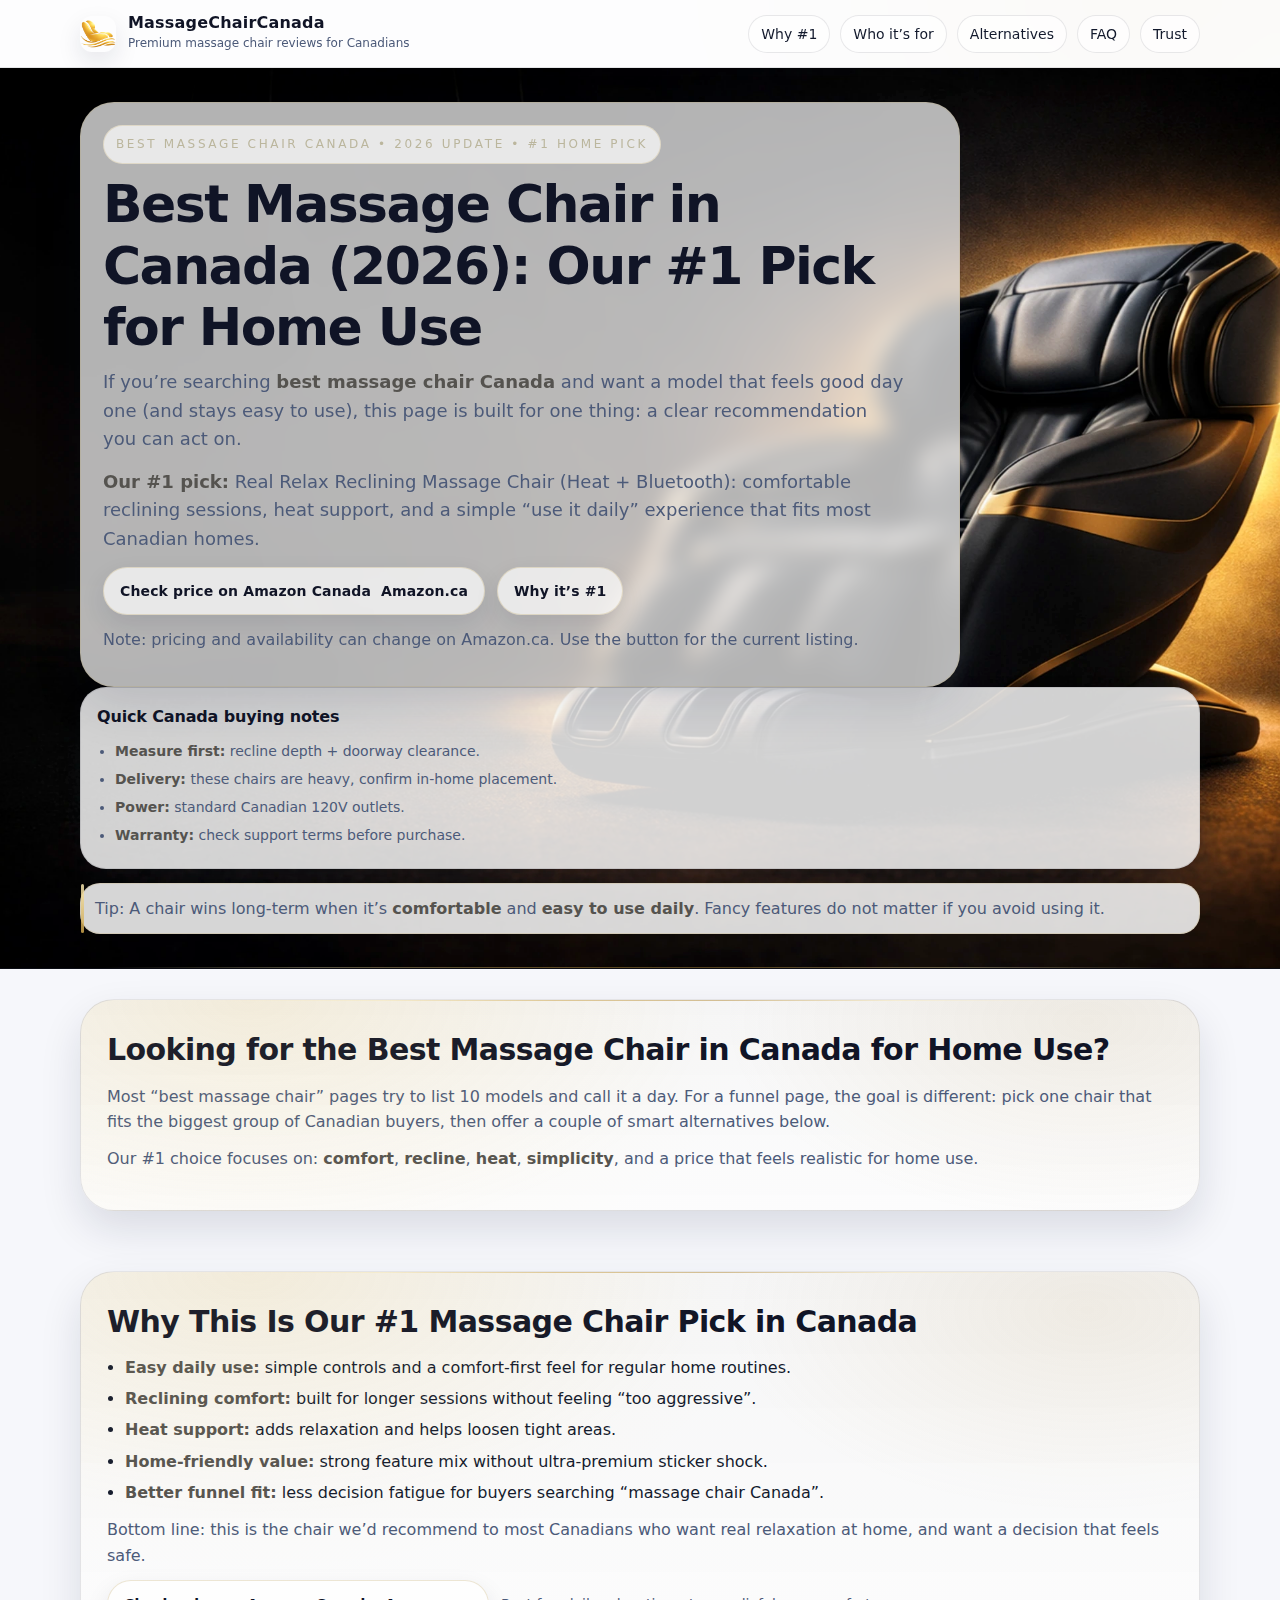
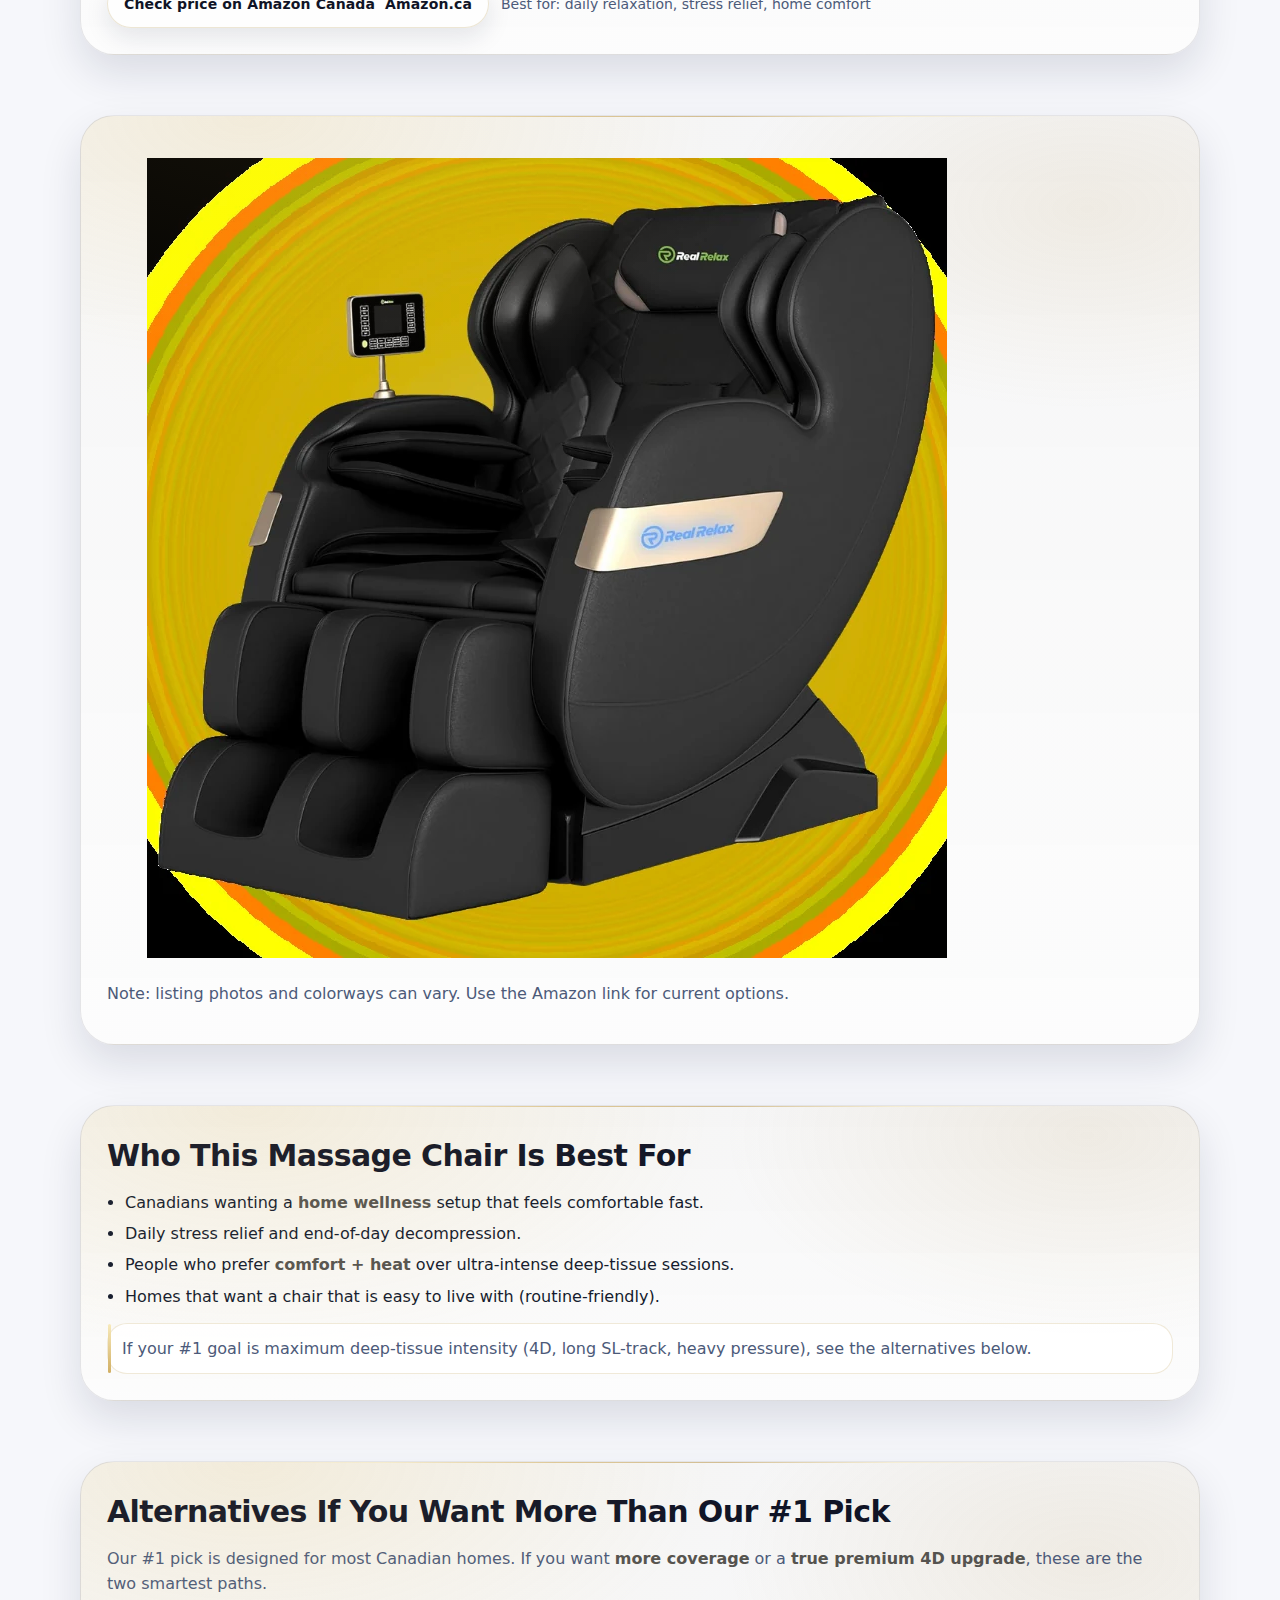
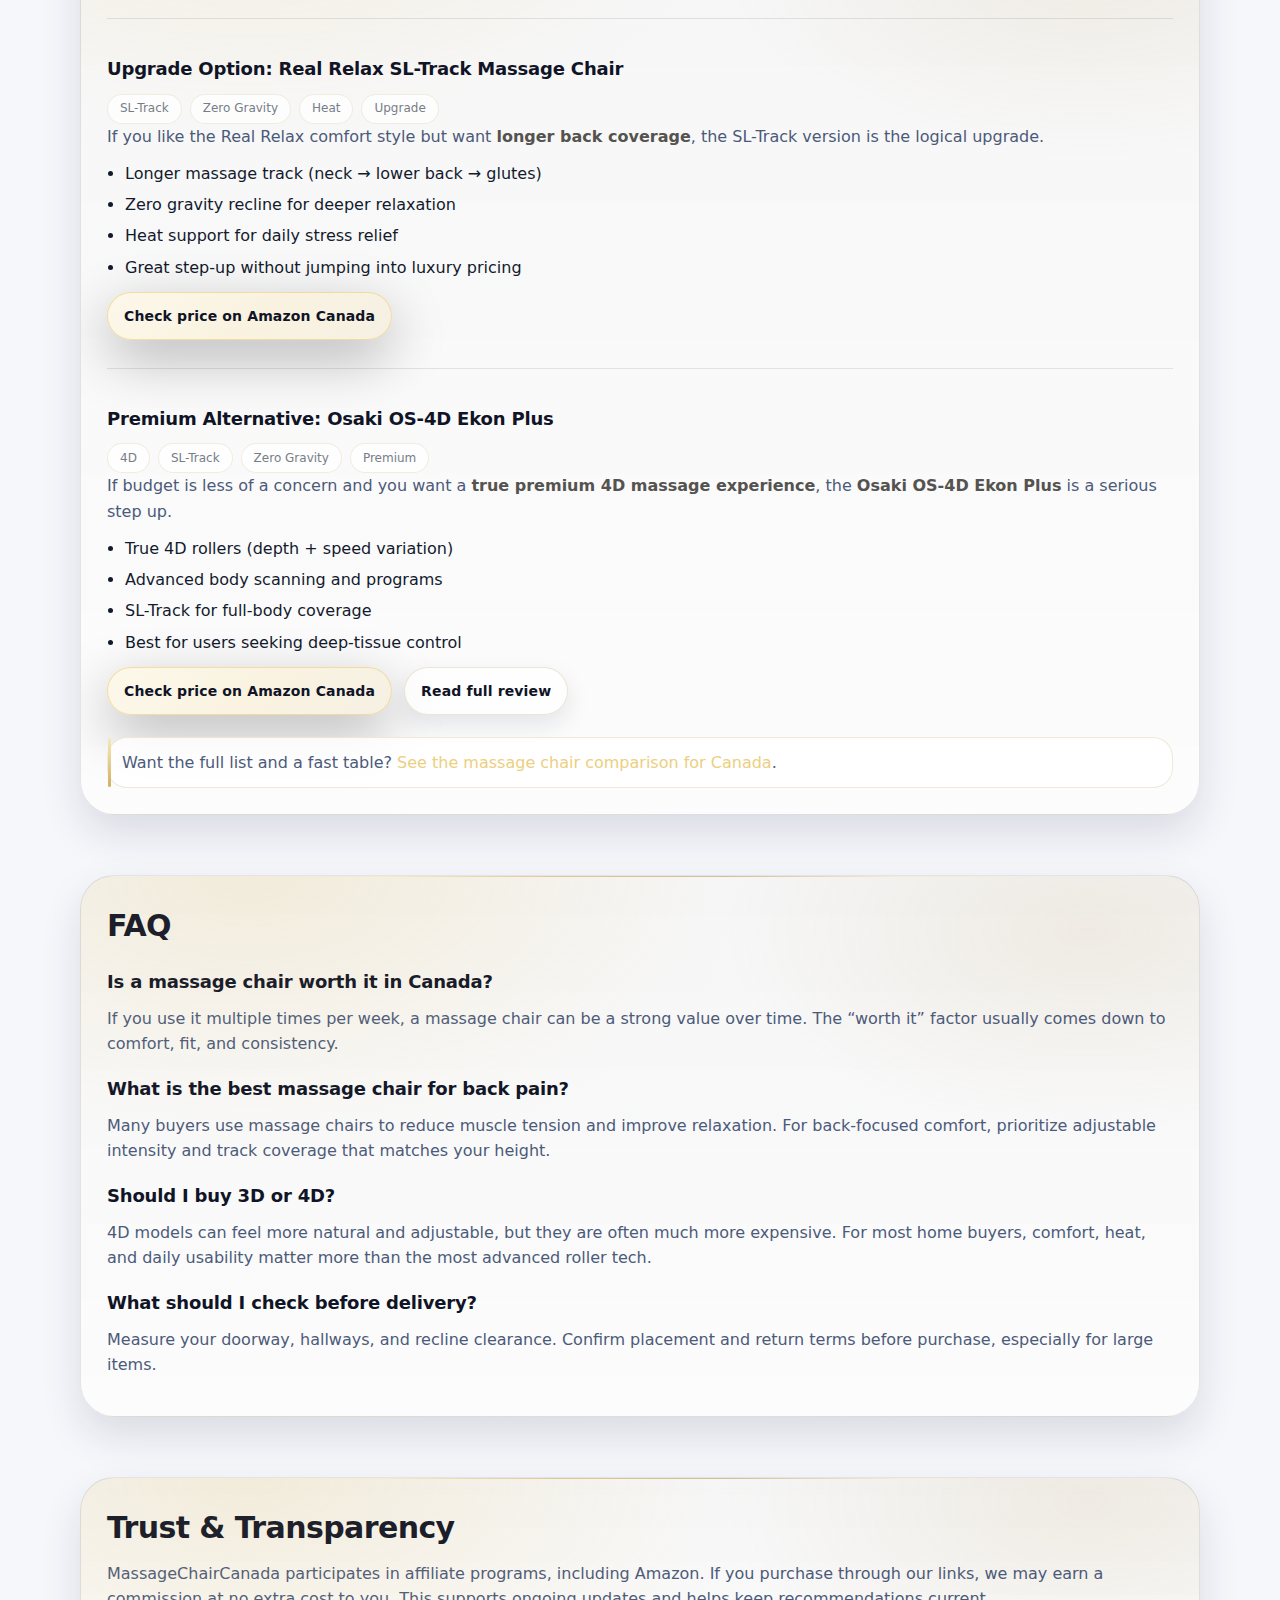
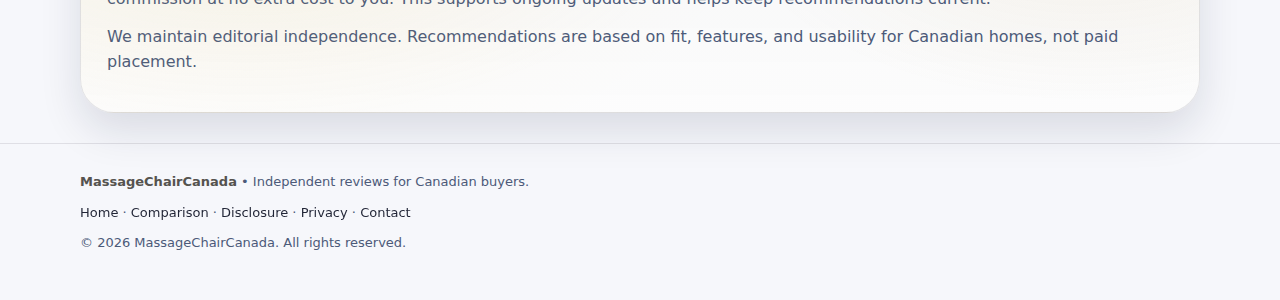
<file: best-massage-chair-canada/index.html>
<!doctype html>
<html lang="en-CA">
<head>
  <meta charset="utf-8" />
  <meta name="viewport" content="width=device-width, initial-scale=1" />

  <!-- SEO HERO (UPDATED: Real Relax as #1 funnel pick) -->
  <title>Best Massage Chair in Canada (2026) | Our #1 Pick for Home Use</title>
  <meta name="description" content="Looking for the best massage chair in Canada? Our #1 pick for home use in 2026 is the Real Relax Reclining Massage Chair with Heat + Bluetooth. See why it converts best for Canadian buyers." />
  <meta name="robots" content="index,follow,max-image-preview:large,max-snippet=-1,max-video-preview=-1" />
  <meta name="referrer" content="strict-origin-when-cross-origin" />
  <meta name="color-scheme" content="dark light" />
  <meta name="theme-color" content="#0b0d14" />
  <meta http-equiv="content-language" content="en-CA" />

  <!-- Canonical -->
  <link rel="canonical" href="https://massagechaircanada.github.io/best-massage-chair-canada/" />

  <!-- Favicons / App Icons (repo root) -->
  <link rel="icon" href="/favicon.ico" sizes="any" />
  <link rel="icon" href="/favicon-32x32.png" type="image/png" sizes="32x32" />
  <link rel="icon" href="/favicon-16x16.png" type="image/png" sizes="16x16" />
  <link rel="apple-touch-icon" href="/apple-touch-icon.png" />
  <link rel="manifest" href="/site.webmanifest" />

  <!-- Social / OG -->
  <meta property="og:type" content="article" />
  <meta property="og:locale" content="en_CA" />
  <meta property="og:site_name" content="MassageChairCanada" />
  <meta property="og:title" content="Best Massage Chair in Canada (2026) | Our #1 Pick for Home Use" />
  <meta property="og:description" content="Our top massage chair recommendation for Canadians: heat + recline comfort, easy daily use, and strong value. See the #1 pick for home use in 2026." />
  <meta property="og:url" content="https://massagechaircanada.github.io/best-massage-chair-canada/" />
  <meta property="og:image" content="https://massagechaircanada.github.io/assets/images/hero/massagechaircanada-og-premium-massage-chair-canada-1200x630.webp" />
  <meta property="og:image:alt" content="Premium massage chair in a luxury Canadian home setting with warm gold lighting accents" />
  <meta name="twitter:card" content="summary_large_image" />
  <meta name="twitter:title" content="Best Massage Chair in Canada (2026) | Our #1 Pick for Home Use" />
  <meta name="twitter:description" content="Our #1 massage chair pick for Canadians in 2026: Real Relax reclining chair with heat + Bluetooth. Fast decision, built for real home use." />
  <meta name="twitter:image" content="https://massagechaircanada.github.io/assets/images/hero/massagechaircanada-og-premium-massage-chair-canada-1200x630.webp" />

  <!-- Preload (hero + brand) -->
  <link rel="preload" as="image" href="/assets/images/hero/massagechaircanada-hero-premium-massage-chair-canada-2400x1350.webp" fetchpriority="high" />
  <link rel="preload" as="image" href="/assets/images/brand/massagechaircanada-icon-1024.png" />
  <link rel="preload" as="image" href="/assets/images/brand/massagechaircanada-logo.png" />

  <!-- CSS -->
  <link rel="stylesheet" href="/assets/css/styles.css?v=6" />

  <!-- Structured Data: Organization + WebSite + WebPage + Product (UPDATED: Real Relax) -->
  <script type="application/ld+json">
  {
    "@context": "https://schema.org",
    "@graph": [
      {
        "@type": "Organization",
        "@id": "https://massagechaircanada.github.io/#org",
        "name": "MassageChairCanada",
        "url": "https://massagechaircanada.github.io/",
        "logo": {
          "@type": "ImageObject",
          "url": "https://massagechaircanada.github.io/assets/images/brand/massagechaircanada-logo.png"
        }
      },
      {
        "@type": "WebSite",
        "@id": "https://massagechaircanada.github.io/#website",
        "url": "https://massagechaircanada.github.io/",
        "name": "MassageChairCanada",
        "publisher": { "@id": "https://massagechaircanada.github.io/#org" },
        "inLanguage": "en-CA"
      },
      {
        "@type": "WebPage",
        "@id": "https://massagechaircanada.github.io/best-massage-chair-canada/#webpage",
        "url": "https://massagechaircanada.github.io/best-massage-chair-canada/",
        "name": "Best Massage Chair in Canada (2026) | Our #1 Pick for Home Use",
        "isPartOf": { "@id": "https://massagechaircanada.github.io/#website" },
        "about": { "@id": "https://massagechaircanada.github.io/#org" },
        "inLanguage": "en-CA"
      },
      {
        "@type": "Product",
        "@id": "https://massagechaircanada.github.io/best-massage-chair-canada/#product",
        "name": "Real Relax Reclining Massage Chair (Heat + Bluetooth)",
        "image": [
          "https://massagechaircanada.github.io/assets/images/chairs/best-massage-chair-canada-2026-real-relax-2026-800x800.webp"
        ],
        "description": "Our #1 massage chair pick in Canada for 2026 for real home use: comfortable reclining experience with heat and Bluetooth, designed for daily stress relief and easy living.",
        "brand": { "@type": "Brand", "name": "Real Relax" },
        "offers": {
          "@type": "Offer",
          "priceCurrency": "CAD",
          "availability": "https://schema.org/InStock",
          "url": "https://www.amazon.ca/-/fr/Real-Relax-inclinable-chauffage-Bluetooth/dp/B0G2S1F528?__mk_fr_CA=%C3%85M%C3%85%C5%BD%C3%95%C3%91&linkCode=ll2&tag=kitchengearla-20&ref_=as_li_ss_tl"
        }
      }
    ]
  }
  </script>
</head>

<body>
  <a class="sr-only" href="#content">Skip to content</a>

  <header class="topbar" role="banner">
    <div class="container">
      <a class="brand" href="/" aria-label="MassageChairCanada home">
        <img src="/assets/images/brand/massagechaircanada-icon-1024.png" alt="MassageChairCanada icon" width="36" height="36" loading="eager" decoding="async" />
        <span>
          <span class="name">MassageChairCanada</span>
          <span class="tag">Premium massage chair reviews for Canadians</span>
        </span>
      </a>

      <nav class="nav" aria-label="Primary navigation">
        <a href="#why">Why #1</a>
        <a href="#who">Who it’s for</a>
        <a href="#alternatives">Alternatives</a>
        <a href="#faq">FAQ</a>
        <a href="#transparency">Trust</a>
      </nav>
    </div>
  </header>

  <!-- HERO (full-bleed banner) -->
  <section class="hero hero--banner" aria-label="Best massage chair in Canada hero">
    <div class="hero-banner full-bleed">
      <img
        src="/assets/images/hero/massagechaircanada-hero-premium-massage-chair-canada-2400x1350.webp"
        alt="Luxury massage chair in a Canadian home with warm gold lighting accents"
        width="2400"
        height="1350"
        loading="eager"
        decoding="async"
        fetchpriority="high"
      />

      <div class="container hero-overlay">
        <div class="hero-box">
          <span class="kicker">Best massage chair Canada • 2026 update • #1 home pick</span>

          <h1>Best Massage Chair in Canada (2026): Our #1 Pick for Home Use</h1>

          <p class="lead">
            If you’re searching <strong>best massage chair Canada</strong> and want a model that feels good day one (and stays easy to use),
            this page is built for one thing: a clear recommendation you can act on.
          </p>

          <p class="lead">
            <strong>Our #1 pick:</strong> <span style="white-space:nowrap;">Real Relax Reclining Massage Chair (Heat + Bluetooth)</span>:
            comfortable reclining sessions, heat support, and a simple “use it daily” experience that fits most Canadian homes.
          </p>

          <div class="cta-row" aria-label="Primary action">
            <a class="btn btn--amazon"
               href="https://www.amazon.ca/-/fr/Real-Relax-inclinable-chauffage-Bluetooth/dp/B0G2S1F528?__mk_fr_CA=%C3%85M%C3%85%C5%BD%C3%95%C3%91&linkCode=ll2&tag=kitchengearla-20&ref_=as_li_ss_tl"
               rel="nofollow sponsored">
              Check price on Amazon Canada
              <span class="btn-meta">Amazon.ca</span>
            </a>

            <a class="btn" href="#why">Why it’s #1</a>
          </div>

          <p class="muted" style="margin-top:12px;">
            Note: pricing and availability can change on Amazon.ca. Use the button for the current listing.
          </p>
        </div>

        <aside class="hero-side" aria-label="Quick buying notes for Canadians">
          <div class="aside-box">
            <h2>Quick Canada buying notes</h2>
            <ul>
              <li><strong>Measure first:</strong> recline depth + doorway clearance.</li>
              <li><strong>Delivery:</strong> these chairs are heavy, confirm in-home placement.</li>
              <li><strong>Power:</strong> standard Canadian 120V outlets.</li>
              <li><strong>Warranty:</strong> check support terms before purchase.</li>
            </ul>
          </div>

          <div class="note">
            Tip: A chair wins long-term when it’s <strong>comfortable</strong> and <strong>easy to use daily</strong>. Fancy features do not matter if you avoid using it.
          </div>
        </aside>
      </div>
    </div>
  </section>

  <main id="content" class="container">

    <!-- Keyword magnet -->
    <section class="section" aria-label="Intro for buyers">
      <div class="card">
        <h2>Looking for the Best Massage Chair in Canada for Home Use?</h2>
        <p class="muted">
          Most “best massage chair” pages try to list 10 models and call it a day. For a funnel page, the goal is different:
          pick one chair that fits the biggest group of Canadian buyers, then offer a couple of smart alternatives below.
        </p>
        <p class="muted">
          Our #1 choice focuses on: <strong>comfort</strong>, <strong>recline</strong>, <strong>heat</strong>, <strong>simplicity</strong>, and a price that feels realistic for home use.
        </p>
      </div>
    </section>

    <!-- WHY #1 -->
    <section class="section" id="why" aria-label="Why this is number one">
      <div class="card">
        <h2>Why This Is Our #1 Massage Chair Pick in Canada</h2>

        <ul>
          <li><strong>Easy daily use:</strong> simple controls and a comfort-first feel for regular home routines.</li>
          <li><strong>Reclining comfort:</strong> built for longer sessions without feeling “too aggressive”.</li>
          <li><strong>Heat support:</strong> adds relaxation and helps loosen tight areas.</li>
          <li><strong>Home-friendly value:</strong> strong feature mix without ultra-premium sticker shock.</li>
          <li><strong>Better funnel fit:</strong> less decision fatigue for buyers searching “massage chair Canada”.</li>
        </ul>

        <p class="muted">
          Bottom line: this is the chair we’d recommend to most Canadians who want real relaxation at home, and want a decision that feels safe.
        </p>

        <div class="cta" aria-label="Primary CTA repeat">
          <a class="btn btn--amazon"
             href="https://www.amazon.ca/-/fr/Real-Relax-inclinable-chauffage-Bluetooth/dp/B0G2S1F528?__mk_fr_CA=%C3%85M%C3%85%C5%BD%C3%95%C3%91&linkCode=ll2&tag=kitchengearla-20&ref_=as_li_ss_tl"
             rel="nofollow sponsored">
            Check price on Amazon Canada
            <span class="btn-meta">Amazon.ca</span>
          </a>
          <span class="muted">Best for: daily relaxation, stress relief, home comfort</span>
        </div>
      </div>
    </section>

    <!-- PRODUCT IMAGE -->
    <section class="section" aria-label="Product image">
      <div class="card">
        <figure class="product-media">
          <img
            src="/assets/images/chairs/best-massage-chair-canada-2026-real-relax-2026-800x800.webp"
            alt="Real Relax reclining massage chair with heat and Bluetooth (Canada) – our #1 pick"
            width="800"
            height="800"
            loading="lazy"
            decoding="async"
          />
        </figure>
        <p class="muted" style="margin-top:12px;">
          Note: listing photos and colorways can vary. Use the Amazon link for current options.
        </p>
      </div>
    </section>

    <!-- WHO SHOULD BUY -->
    <section class="section" id="who" aria-label="Who this is best for">
      <div class="card">
        <h2>Who This Massage Chair Is Best For</h2>
        <ul>
          <li>Canadians wanting a <strong>home wellness</strong> setup that feels comfortable fast.</li>
          <li>Daily stress relief and end-of-day decompression.</li>
          <li>People who prefer <strong>comfort + heat</strong> over ultra-intense deep-tissue sessions.</li>
          <li>Homes that want a chair that is easy to live with (routine-friendly).</li>
        </ul>

        <div class="note" style="margin-top:14px;">
          If your #1 goal is maximum deep-tissue intensity (4D, long SL-track, heavy pressure), see the alternatives below.
        </div>
      </div>
    </section>

    <!-- ALTERNATIVES -->
<section class="section" id="alternatives" aria-label="Alternative massage chair options in Canada">
  <div class="card">
    <h2>Alternatives If You Want More Than Our #1 Pick</h2>

    <p class="muted max-65ch">
      Our #1 pick is designed for most Canadian homes.
      If you want <strong>more coverage</strong> or a <strong>true premium 4D upgrade</strong>,
      these are the two smartest paths.
    </p>

    <!-- Alternative 1 — Upgrade -->
    <div class="product" style="margin-top:22px;">
      <h3>Upgrade Option: Real Relax SL-Track Massage Chair</h3>

      <div class="badges">
        <span class="pill">SL-Track</span>
        <span class="pill">Zero Gravity</span>
        <span class="pill">Heat</span>
        <span class="pill">Upgrade</span>
      </div>

      <p class="muted max-65ch">
        If you like the Real Relax comfort style but want <strong>longer back coverage</strong>,
        the SL-Track version is the logical upgrade.
      </p>

      <ul>
        <li>Longer massage track (neck → lower back → glutes)</li>
        <li>Zero gravity recline for deeper relaxation</li>
        <li>Heat support for daily stress relief</li>
        <li>Great step-up without jumping into luxury pricing</li>
      </ul>

      <div class="cta" style="margin-top:12px;">
        <a
          class="btn primary"
          href="https://www.amazon.ca/-/fr/Real-Relax-SL-Track-Contr%C3%B4le-Bluetooth/dp/B0CX1SKS7F?linkCode=ll2&tag=kitchengearla-20&ref_=as_li_ss_tl"
          rel="nofollow sponsored"
        >
          Check price on Amazon Canada
        </a>
      </div>
    </div>

    <!-- Alternative 2 — Premium -->
    <div class="product" style="margin-top:28px;">
      <h3>Premium Alternative: Osaki OS-4D Ekon Plus</h3>

      <div class="badges">
        <span class="pill">4D</span>
        <span class="pill">SL-Track</span>
        <span class="pill">Zero Gravity</span>
        <span class="pill">Premium</span>
      </div>

      <p class="muted max-65ch">
        If budget is less of a concern and you want a <strong>true premium 4D massage experience</strong>,
        the <strong>Osaki OS-4D Ekon Plus</strong> is a serious step up.
      </p>

      <ul>
        <li>True 4D rollers (depth + speed variation)</li>
        <li>Advanced body scanning and programs</li>
        <li>SL-Track for full-body coverage</li>
        <li>Best for users seeking deep-tissue control</li>
      </ul>

      <div class="cta" style="margin-top:12px;">
        <a
          class="btn primary"
          href="https://www.amazon.ca/-/fr/Osaki-OS-4D-Ekon-Plus-Blanc/dp/B08TMGMXQD?linkCode=ll2&tag=kitchengearla-20&ref_=as_li_ss_tl"
          rel="nofollow sponsored"
        >
          Check price on Amazon Canada
        </a>

        <a class="btn" href="/osaki-os-4d-ekon-plus-review/">
          Read full review
        </a>
      </div>
    </div>

    <!-- Comparison Path -->
    <div class="note" style="margin-top:22px;">
      Want the full list and a fast table?
      <a href="/massage-chair-comparison-canada/">See the massage chair comparison for Canada</a>.
    </div>
  </div>
</section>

    <!-- FAQ (PAA magnet) -->
    <section class="section" id="faq" aria-label="Frequently asked questions">
      <div class="card">
        <h2>FAQ</h2>

        <h3>Is a massage chair worth it in Canada?</h3>
        <p class="muted">
          If you use it multiple times per week, a massage chair can be a strong value over time. The “worth it” factor usually comes down to comfort, fit, and consistency.
        </p>

        <h3>What is the best massage chair for back pain?</h3>
        <p class="muted">
          Many buyers use massage chairs to reduce muscle tension and improve relaxation. For back-focused comfort, prioritize adjustable intensity and track coverage that matches your height.
        </p>

        <h3>Should I buy 3D or 4D?</h3>
        <p class="muted">
          4D models can feel more natural and adjustable, but they are often much more expensive. For most home buyers, comfort, heat, and daily usability matter more than the most advanced roller tech.
        </p>

        <h3>What should I check before delivery?</h3>
        <p class="muted">
          Measure your doorway, hallways, and recline clearance. Confirm placement and return terms before purchase, especially for large items.
        </p>
      </div>
    </section>

    <!-- TRUST -->
    <section class="section" id="transparency" aria-label="Trust and transparency">
      <div class="card">
        <h2>Trust & Transparency</h2>
        <p class="muted">
          MassageChairCanada participates in affiliate programs, including Amazon. If you purchase through our links, we may earn a commission at no extra cost to you.
          This supports ongoing updates and helps keep recommendations current.
        </p>
        <p class="muted">
          We maintain editorial independence. Recommendations are based on fit, features, and usability for Canadian homes, not paid placement.
        </p>
      </div>
    </section>

  </main>

  <footer class="footer" aria-label="Footer">
    <div class="container">
      <div><strong>MassageChairCanada</strong> • Independent reviews for Canadian buyers.</div>
      <div style="margin-top:10px;">
        <a href="/">Home</a> ·
        <a href="/massage-chair-comparison-canada/">Comparison</a> ·
        <a href="/disclosure/">Disclosure</a> ·
        <a href="/privacy/">Privacy</a> ·
        <a href="/contact/">Contact</a>
      </div>
      <div style="margin-top:10px;">© <span id="y"></span> MassageChairCanada. All rights reserved.</div>
      <script>
        document.getElementById("y").textContent = new Date().getFullYear();
      </script>
    </div>
  </footer>

</body>
</html>
</file>
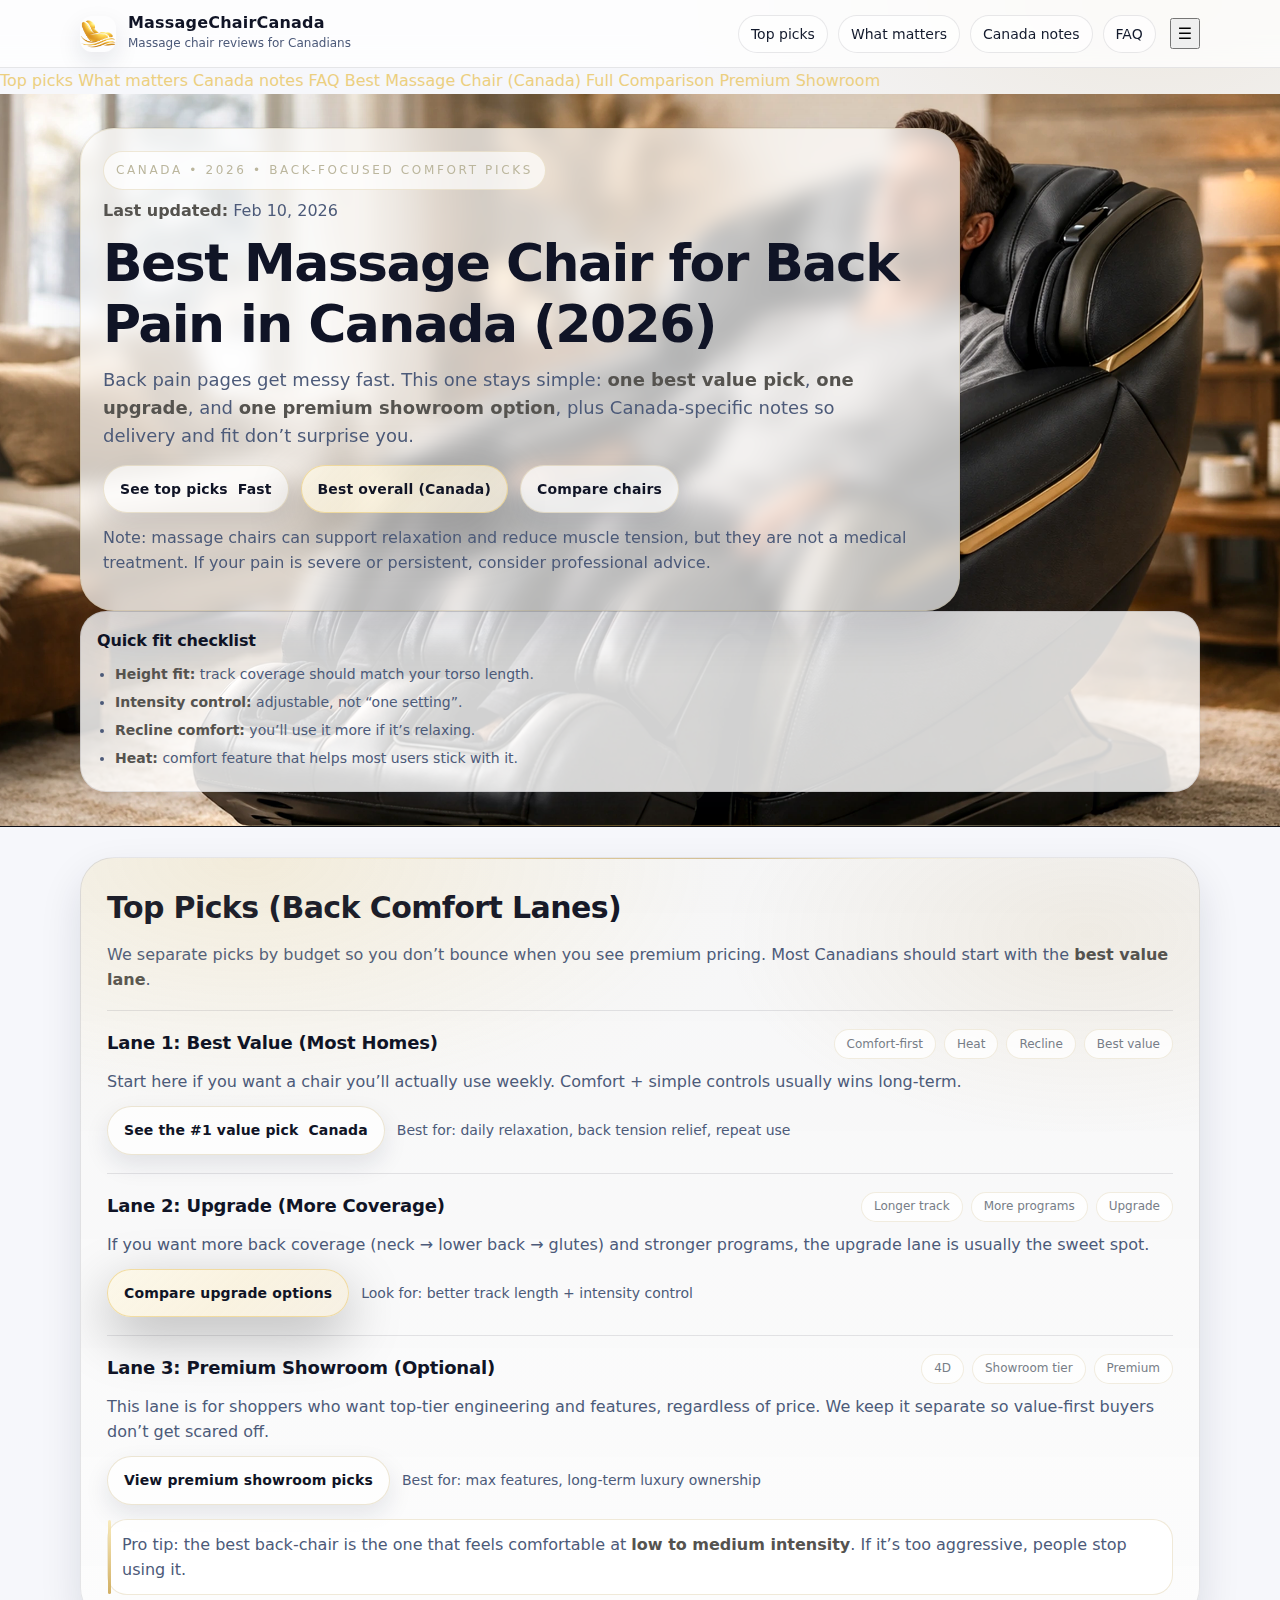
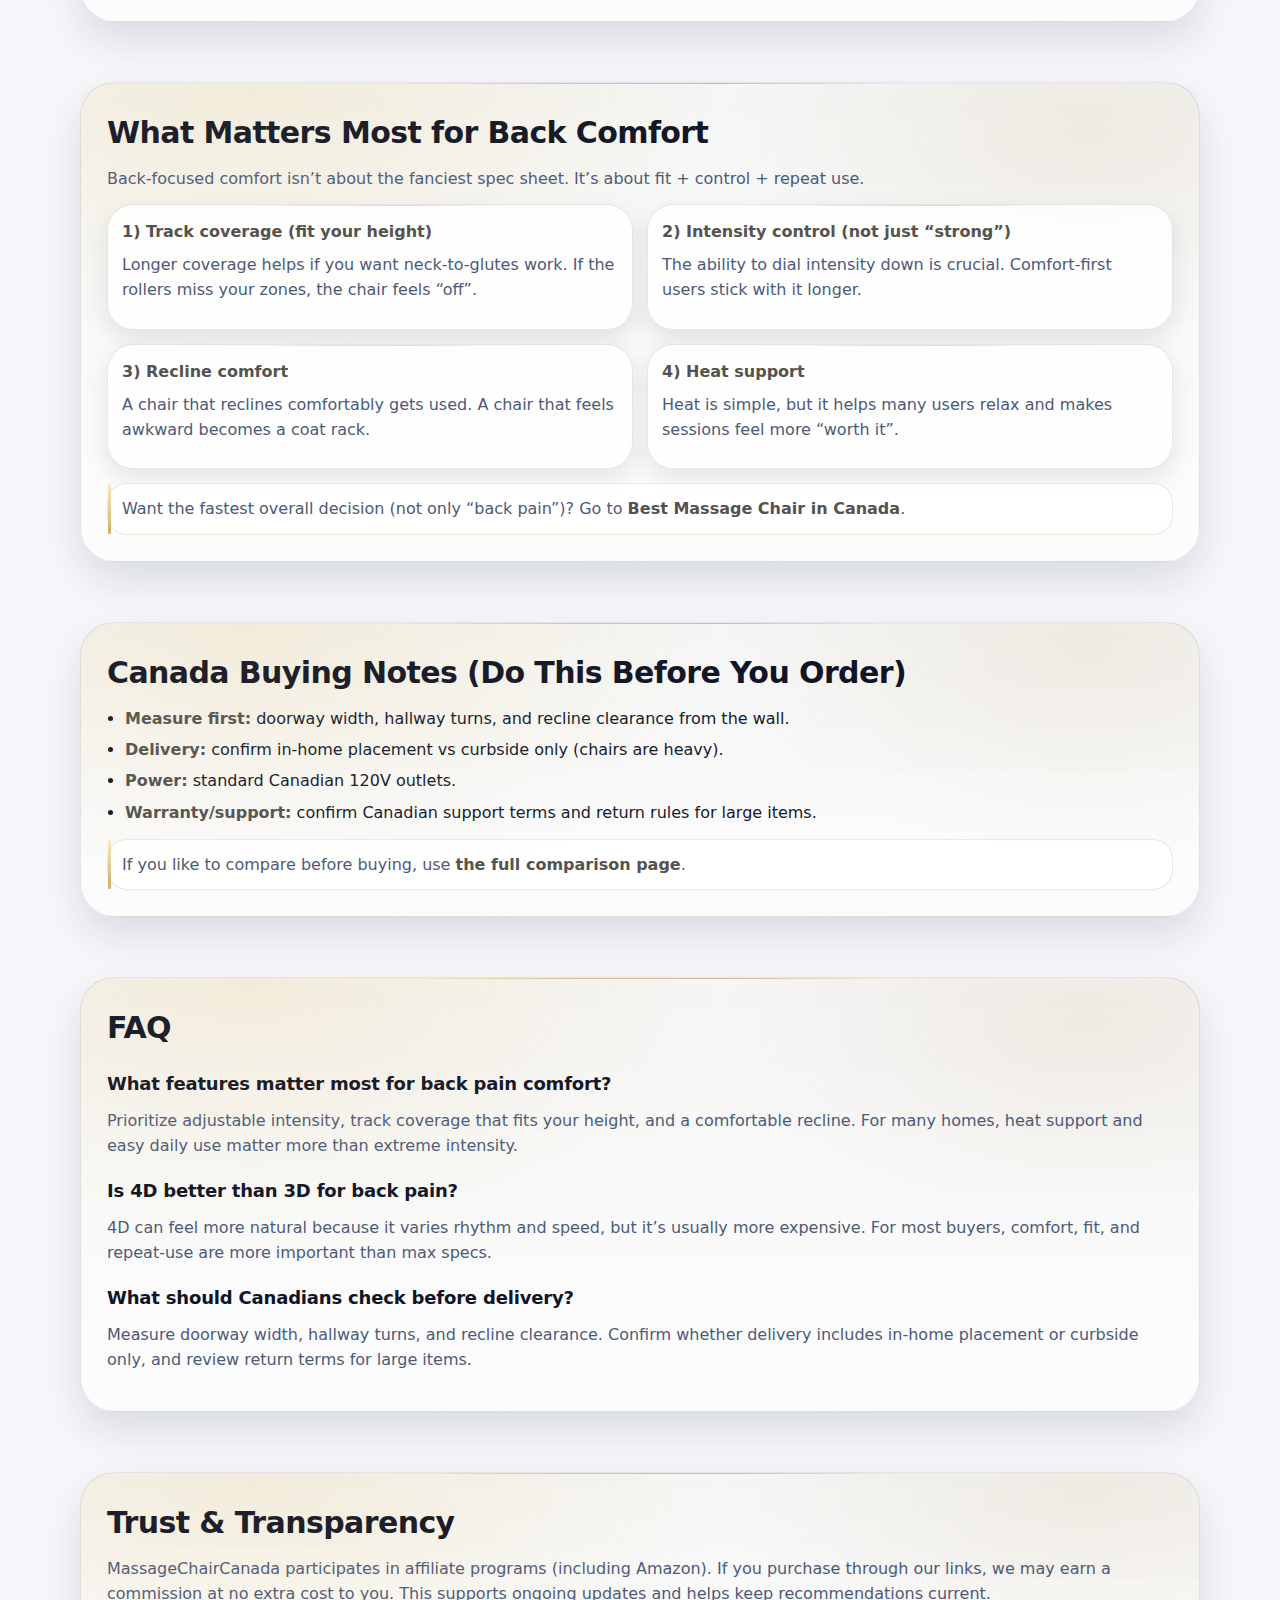
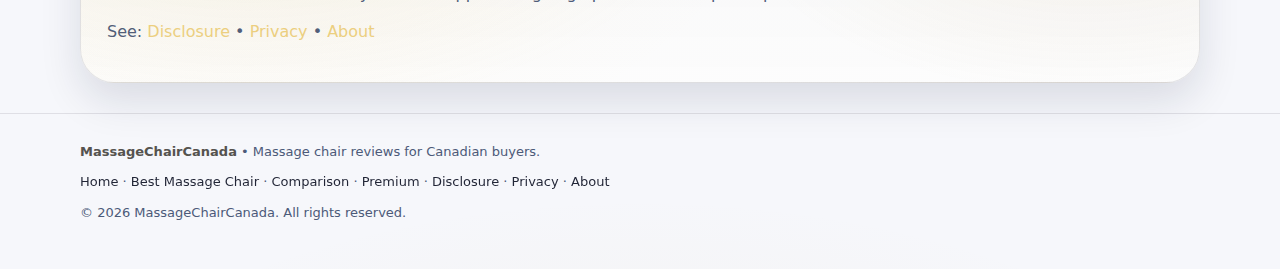
<file: best-massage-chair-for-back-pain/index.html>
<!doctype html>
<html lang="en-CA">
<head>
  <meta charset="utf-8" />
  <meta name="viewport" content="width=device-width, initial-scale=1, viewport-fit=cover" />
  <meta name="format-detection" content="telephone=no" />

  <!-- Preconnect (tiny perf win for GA4) -->
  <link rel="preconnect" href="https://www.googletagmanager.com" crossorigin>
  <link rel="preconnect" href="https://www.google-analytics.com" crossorigin>

  <!-- Google tag (GA4) -->
  <script async src="https://www.googletagmanager.com/gtag/js?id=G-ZZ6MB5P2V7"></script>
  <script>
    window.dataLayer = window.dataLayer || [];
    function gtag(){dataLayer.push(arguments);}
    gtag('js', new Date());
    gtag('config', 'G-ZZ6MB5P2V7', { 'send_page_view': true });
  </script>

  <!-- SEO -->
  <title>Best Massage Chair for Back Pain in Canada (2026) | Top Picks + Buyer Notes</title>
  <meta name="description" content="Best massage chair for back pain in Canada (2026): our top value pick, a step-up upgrade, and a premium showroom option. Plus Canada delivery, space, and fit notes." />
  <meta name="robots" content="index,follow,max-image-preview:large,max-snippet=-1,max-video-preview=-1" />
  <meta name="referrer" content="strict-origin-when-cross-origin" />
  <meta name="color-scheme" content="dark light" />
  <meta name="theme-color" content="#0b0d14" />
  <meta http-equiv="content-language" content="en-CA" />

  <!-- Canonical -->
  <link rel="canonical" href="https://massagechaircanada.github.io/best-massage-chair-for-back-pain/" />

  <!-- Favicons / App Icons -->
  <link rel="icon" href="/favicon.ico" sizes="any" />
  <link rel="icon" href="/favicon-32x32.png" type="image/png" sizes="32x32" />
  <link rel="icon" href="/favicon-16x16.png" type="image/png" sizes="16x16" />
  <link rel="apple-touch-icon" href="/apple-touch-icon.png" />
  <link rel="manifest" href="/site.webmanifest" />

  <!-- Open Graph / Twitter -->
  <meta property="og:type" content="article" />
  <meta property="og:locale" content="en_CA" />
  <meta property="og:site_name" content="MassageChairCanada" />
  <meta property="og:title" content="Best Massage Chair for Back Pain in Canada (2026) | Top Picks" />
  <meta property="og:description" content="A clean shortlist: best value for most homes, a step-up upgrade, and a premium showroom option. Plus Canada delivery + space notes." />
  <meta property="og:url" content="https://massagechaircanada.github.io/best-massage-chair-for-back-pain/" />
  <meta property="og:image" content="https://massagechaircanada.github.io/assets/images/og/best-massage-chair-back-pain-og-1200x630.webp" />
  <meta property="og:image:width" content="1200" />
  <meta property="og:image:height" content="630" />
  <meta property="og:image:alt" content="Luxury massage chair in a warm Canadian home setting for back-focused comfort" />

  <meta name="twitter:card" content="summary_large_image" />
  <meta name="twitter:title" content="Best Massage Chair for Back Pain in Canada (2026)" />
  <meta name="twitter:description" content="Top picks + Canada buying notes for back-focused comfort." />
  <meta name="twitter:image" content="https://massagechaircanada.github.io/assets/images/og/best-massage-chair-back-pain-og-1200x630.webp" />
  <meta name="twitter:image:alt" content="Luxury massage chair in a warm Canadian home setting for back-focused comfort" />

  <!-- Preload hero -->
  <link
    rel="preload"
    as="image"
    href="/assets/images/hero/best-massage-chair-back-pain-2400x1350.webp"
    imagesrcset="
      /assets/images/hero/best-massage-chair-back-pain-1600x840.webp 1600w,
      /assets/images/hero/best-massage-chair-back-pain-2400x1350.webp 2400w
    "
    imagesizes="100vw"
    fetchpriority="high"
  />

  <!-- CSS -->
  <link rel="stylesheet" href="/assets/css/styles.css?v=7" />

  <!-- Structured Data -->
  <script type="application/ld+json">
{
  "@context": "https://schema.org",
  "@graph": [
    {
      "@type": "Organization",
      "@id": "https://massagechaircanada.github.io/#org",
      "name": "MassageChairCanada",
      "url": "https://massagechaircanada.github.io/",
      "logo": {
        "@type": "ImageObject",
        "url": "https://massagechaircanada.github.io/assets/images/brand/massagechaircanada-logo.png",
        "width": 1024,
        "height": 1024
      }
    },
    {
      "@type": "WebSite",
      "@id": "https://massagechaircanada.github.io/#website",
      "url": "https://massagechaircanada.github.io/",
      "name": "MassageChairCanada",
      "publisher": { "@id": "https://massagechaircanada.github.io/#org" },
      "inLanguage": "en-CA"
    },
    {
      "@type": "BreadcrumbList",
      "@id": "https://massagechaircanada.github.io/best-massage-chair-for-back-pain/#breadcrumbs",
      "itemListElement": [
        {
          "@type": "ListItem",
          "position": 1,
          "name": "Home",
          "item": "https://massagechaircanada.github.io/"
        },
        {
          "@type": "ListItem",
          "position": 2,
          "name": "Best Massage Chair for Back Pain",
          "item": "https://massagechaircanada.github.io/best-massage-chair-for-back-pain/"
        }
      ]
    },
    {
      "@type": "WebPage",
      "@id": "https://massagechaircanada.github.io/best-massage-chair-for-back-pain/#webpage",
      "url": "https://massagechaircanada.github.io/best-massage-chair-for-back-pain/",
      "name": "Best Massage Chair for Back Pain in Canada (2026)",
      "isPartOf": { "@id": "https://massagechaircanada.github.io/#website" },
      "about": { "@id": "https://massagechaircanada.github.io/#org" },
      "breadcrumb": { "@id": "https://massagechaircanada.github.io/best-massage-chair-for-back-pain/#breadcrumbs" },
      "inLanguage": "en-CA",
      "primaryImageOfPage": {
        "@type": "ImageObject",
        "url": "https://massagechaircanada.github.io/assets/images/og/best-massage-chair-back-pain-og-1200x630.webp",
        "width": 1200,
        "height": 630
      }
    },
    {
      "@type": "Article",
      "@id": "https://massagechaircanada.github.io/best-massage-chair-for-back-pain/#article",
      "isPartOf": { "@id": "https://massagechaircanada.github.io/best-massage-chair-for-back-pain/#webpage" },
      "mainEntityOfPage": { "@id": "https://massagechaircanada.github.io/best-massage-chair-for-back-pain/#webpage" },
      "headline": "Best Massage Chair for Back Pain in Canada (2026) | Top Picks + Buyer Notes",
      "description": "Best massage chair for back pain in Canada (2026): our top value pick, a step-up upgrade, and a premium showroom option. Plus Canada delivery, space, and fit notes.",
      "image": [
        "https://massagechaircanada.github.io/assets/images/og/best-massage-chair-back-pain-og-1200x630.webp"
      ],
      "datePublished": "2026-02-10",
      "dateModified": "2026-02-10",
      "author": {
        "@type": "Organization",
        "name": "MassageChairCanada Editorial Team",
        "url": "https://massagechaircanada.github.io/"
      },
      "publisher": { "@id": "https://massagechaircanada.github.io/#org" },
      "inLanguage": "en-CA"
    },
    {
      "@type": "FAQPage",
      "@id": "https://massagechaircanada.github.io/best-massage-chair-for-back-pain/#faq",
      "mainEntity": [
        {
          "@type": "Question",
          "name": "What features matter most for back pain comfort?",
          "acceptedAnswer": {
            "@type": "Answer",
            "text": "Prioritize adjustable intensity, track coverage that fits your height, and a comfortable recline. For many homes, heat support and easy daily use matter more than extreme intensity."
          }
        },
        {
          "@type": "Question",
          "name": "Is 4D better than 3D for back pain?",
          "acceptedAnswer": {
            "@type": "Answer",
            "text": "4D can feel more natural because it varies rhythm and speed, but it is usually more expensive. For most buyers, comfort, fit, and repeat-use are more important than max specs."
          }
        },
        {
          "@type": "Question",
          "name": "What should Canadians check before delivery?",
          "acceptedAnswer": {
            "@type": "Answer",
            "text": "Measure doorway width, hallway turns, and recline clearance. Confirm whether delivery includes in-home placement or curbside only, and review return terms for large items."
          }
        }
      ]
    }
  ]
}
  </script>
</head>

<body>
  <a class="sr-only" href="#content">Skip to content</a>

  <!-- TOPBAR -->
  <header class="topbar" role="banner">
    <div class="container">
      <a class="brand" href="/" aria-label="MassageChairCanada home">
        <img src="/assets/images/brand/massagechaircanada-icon-1024.png" alt="MassageChairCanada icon" width="36" height="36" loading="eager" decoding="async" />
        <span>
          <span class="name">MassageChairCanada</span>
          <span class="tag">Massage chair reviews for Canadians</span>
        </span>
      </a>

      <nav class="nav" aria-label="Primary navigation">
        <a href="#picks">Top picks</a>
        <a href="#what-matters">What matters</a>
        <a href="#canada-notes">Canada notes</a>
        <a href="#faq">FAQ</a>
      </nav>

      <button class="nav-toggle" id="navToggle" aria-controls="mobile-nav" aria-expanded="false" type="button">
        <span class="sr-only">Open menu</span>
        ☰
      </button>
    </div>
  </header>

  <div class="nav-scrim" id="navScrim" data-open="false" aria-hidden="true"></div>
  <nav class="mobile-nav" id="mobile-nav" data-open="false" aria-label="Mobile navigation">
    <a href="#picks">Top picks</a>
    <a href="#what-matters">What matters</a>
    <a href="#canada-notes">Canada notes</a>
    <a href="#faq">FAQ</a>
    <a href="/best-massage-chair-canada/" data-track="bp-mnav-best">Best Massage Chair (Canada)</a>
    <a href="/massage-chair-comparison-canada/" data-track="bp-mnav-compare">Full Comparison</a>
    <a href="/premium-massage-chairs-canada/" data-track="bp-mnav-premium">Premium Showroom</a>
  </nav>

  <!-- HERO -->
  <section class="hero hero--banner" aria-label="Best massage chair for back pain in Canada hero">
    <div class="hero-banner full-bleed">
      <picture>
        <source srcset="/assets/images/hero/best-massage-chair-back-pain-1600x840.webp" media="(max-width: 760px)" type="image/webp" />
        <source srcset="/assets/images/hero/best-massage-chair-back-pain-2400x1350.webp" media="(min-width: 761px)" type="image/webp" />
        <img
          src="/assets/images/hero/best-massage-chair-back-pain-2400x1350.webp"
          alt="Luxury massage chair in a warm Canadian home setting for back-focused comfort"
          width="2400"
          height="1350"
          loading="eager"
          decoding="async"
          fetchpriority="high"
          style="object-position:55% 45%;"
        />
      </picture>

      <div class="container hero-overlay">
        <div class="hero-box">
          <span class="kicker">Canada • 2026 • Back-focused comfort picks</span>

          <p class="muted" style="margin:8px 0 0;">
            <strong>Last updated:</strong> Feb 10, 2026
          </p>

          <h1>Best Massage Chair for Back Pain in Canada (2026)</h1>

          <p class="lead">
            Back pain pages get messy fast. This one stays simple:
            <strong>one best value pick</strong>, <strong>one upgrade</strong>, and <strong>one premium showroom option</strong>,
            plus Canada-specific notes so delivery and fit don’t surprise you.
          </p>

          <div class="cta-row" aria-label="Primary actions">
            <a class="btn btn--amazon" href="#picks" data-track="bp-hero-to-picks">
              See top picks
              <span class="btn-meta">Fast</span>
            </a>
            <a class="btn primary" href="/best-massage-chair-canada/" data-track="bp-hero-best-overall">
              Best overall (Canada)
            </a>
            <a class="btn" href="/massage-chair-comparison-canada/" data-track="bp-hero-compare">
              Compare chairs
            </a>
          </div>

          <p class="muted" style="margin-top:12px;">
            Note: massage chairs can support relaxation and reduce muscle tension, but they are not a medical treatment.
            If your pain is severe or persistent, consider professional advice.
          </p>
        </div>

        <aside class="hero-side" aria-label="Quick fit notes">
          <div class="aside-box" style="margin:0;">
            <h2>Quick fit checklist</h2>
            <ul>
              <li><strong>Height fit:</strong> track coverage should match your torso length.</li>
              <li><strong>Intensity control:</strong> adjustable, not “one setting”.</li>
              <li><strong>Recline comfort:</strong> you’ll use it more if it’s relaxing.</li>
              <li><strong>Heat:</strong> comfort feature that helps most users stick with it.</li>
            </ul>
          </div>
        </aside>
      </div>
    </div>
  </section>

  <main id="content" class="container">

    <!-- PICKS -->
    <section class="section" id="picks" aria-label="Top picks for back pain comfort">
      <div class="card">
        <h2>Top Picks (Back Comfort Lanes)</h2>
        <p class="muted">
          We separate picks by budget so you don’t bounce when you see premium pricing.
          Most Canadians should start with the <strong>best value lane</strong>.
        </p>

        <!-- Lane 1 -->
        <div class="product">
          <div class="product-head">
            <h3 style="margin:0;">Lane 1: Best Value (Most Homes)</h3>
            <div class="badges" aria-label="Key features">
              <span class="pill">Comfort-first</span>
              <span class="pill">Heat</span>
              <span class="pill">Recline</span>
              <span class="pill">Best value</span>
            </div>
          </div>

          <p class="muted" style="margin-top:10px;">
            Start here if you want a chair you’ll actually use weekly. Comfort + simple controls usually wins long-term.
          </p>

          <div class="cta">
            <a class="btn btn--amazon" href="/best-massage-chair-canada/" data-track="bp-lane1-best">
              See the #1 value pick
              <span class="btn-meta">Canada</span>
            </a>
            <span class="muted">Best for: daily relaxation, back tension relief, repeat use</span>
          </div>
        </div>

        <!-- Lane 2 -->
        <div class="product">
          <div class="product-head">
            <h3 style="margin:0;">Lane 2: Upgrade (More Coverage)</h3>
            <div class="badges" aria-label="Key features">
              <span class="pill">Longer track</span>
              <span class="pill">More programs</span>
              <span class="pill">Upgrade</span>
            </div>
          </div>

          <p class="muted" style="margin-top:10px;">
            If you want more back coverage (neck → lower back → glutes) and stronger programs, the upgrade lane is usually the sweet spot.
          </p>

          <div class="cta">
            <a class="btn primary" href="/massage-chair-comparison-canada/" data-track="bp-lane2-compare">
              Compare upgrade options
            </a>
            <span class="muted">Look for: better track length + intensity control</span>
          </div>
        </div>

        <!-- Lane 3 -->
        <div class="product">
          <div class="product-head">
            <h3 style="margin:0;">Lane 3: Premium Showroom (Optional)</h3>
            <div class="badges" aria-label="Key features">
              <span class="pill">4D</span>
              <span class="pill">Showroom tier</span>
              <span class="pill">Premium</span>
            </div>
          </div>

          <p class="muted" style="margin-top:10px;">
            This lane is for shoppers who want top-tier engineering and features, regardless of price.
            We keep it separate so value-first buyers don’t get scared off.
          </p>

          <div class="cta">
            <a class="btn" href="/premium-massage-chairs-canada/" data-track="bp-lane3-premium">
              View premium showroom picks
            </a>
            <span class="muted">Best for: max features, long-term luxury ownership</span>
          </div>
        </div>

        <div class="note" style="margin-top:14px;">
          Pro tip: the best back-chair is the one that feels comfortable at <strong>low to medium intensity</strong>.
          If it’s too aggressive, people stop using it.
        </div>
      </div>
    </section>

    <!-- WHAT MATTERS -->
    <section class="section" id="what-matters" aria-label="What matters for back comfort">
      <div class="card">
        <h2>What Matters Most for Back Comfort</h2>
        <p class="muted">
          Back-focused comfort isn’t about the fanciest spec sheet. It’s about fit + control + repeat use.
        </p>

        <div class="proscons">
          <div class="pc">
            <strong>1) Track coverage (fit your height)</strong>
            <p class="muted">Longer coverage helps if you want neck-to-glutes work. If the rollers miss your zones, the chair feels “off”.</p>
          </div>
          <div class="pc">
            <strong>2) Intensity control (not just “strong”)</strong>
            <p class="muted">The ability to dial intensity down is crucial. Comfort-first users stick with it longer.</p>
          </div>
          <div class="pc">
            <strong>3) Recline comfort</strong>
            <p class="muted">A chair that reclines comfortably gets used. A chair that feels awkward becomes a coat rack.</p>
          </div>
          <div class="pc">
            <strong>4) Heat support</strong>
            <p class="muted">Heat is simple, but it helps many users relax and makes sessions feel more “worth it”.</p>
          </div>
        </div>

        <div class="note" style="margin-top:14px;">
          Want the fastest overall decision (not only “back pain”)? Go to <a href="/best-massage-chair-canada/" data-track="bp-note-best"><strong>Best Massage Chair in Canada</strong></a>.
        </div>
      </div>
    </section>

    <!-- CANADA NOTES -->
    <section class="section" id="canada-notes" aria-label="Canada buying notes for massage chairs">
      <div class="card">
        <h2>Canada Buying Notes (Do This Before You Order)</h2>

        <ul>
          <li><strong>Measure first:</strong> doorway width, hallway turns, and recline clearance from the wall.</li>
          <li><strong>Delivery:</strong> confirm in-home placement vs curbside only (chairs are heavy).</li>
          <li><strong>Power:</strong> standard Canadian 120V outlets.</li>
          <li><strong>Warranty/support:</strong> confirm Canadian support terms and return rules for large items.</li>
        </ul>

        <div class="note" style="margin-top:14px;">
          If you like to compare before buying, use <a href="/massage-chair-comparison-canada/" data-track="bp-note-compare"><strong>the full comparison page</strong></a>.
        </div>
      </div>
    </section>

    <!-- FAQ -->
    <section class="section" id="faq" aria-label="Frequently asked questions">
      <div class="card">
        <h2>FAQ</h2>

        <h3>What features matter most for back pain comfort?</h3>
        <p class="muted">
          Prioritize adjustable intensity, track coverage that fits your height, and a comfortable recline.
          For many homes, heat support and easy daily use matter more than extreme intensity.
        </p>

        <h3>Is 4D better than 3D for back pain?</h3>
        <p class="muted">
          4D can feel more natural because it varies rhythm and speed, but it’s usually more expensive.
          For most buyers, comfort, fit, and repeat-use are more important than max specs.
        </p>

        <h3>What should Canadians check before delivery?</h3>
        <p class="muted">
          Measure doorway width, hallway turns, and recline clearance. Confirm whether delivery includes in-home placement
          or curbside only, and review return terms for large items.
        </p>
      </div>
    </section>

    <!-- TRUST -->
    <section class="section" aria-label="Trust and transparency">
      <div class="card">
        <h2>Trust &amp; Transparency</h2>
        <p class="muted">
          MassageChairCanada participates in affiliate programs (including Amazon). If you purchase through our links, we may earn a commission at no extra cost to you.
          This supports ongoing updates and helps keep recommendations current.
        </p>
        <p class="muted">
          See: <a href="/disclosure/">Disclosure</a> • <a href="/privacy/">Privacy</a> • <a href="/about/">About</a>
        </p>
      </div>
    </section>

  </main>

  <footer class="footer" aria-label="Footer">
    <div class="container">
      <div><strong>MassageChairCanada</strong> • Massage chair reviews for Canadian buyers.</div>
      <div style="margin-top:10px;">
        <a href="/">Home</a> ·
        <a href="/best-massage-chair-canada/" data-track="bp-footer-best">Best Massage Chair</a> ·
        <a href="/massage-chair-comparison-canada/" data-track="bp-footer-compare">Comparison</a> ·
        <a href="/premium-massage-chairs-canada/" data-track="bp-footer-premium">Premium</a> ·
        <a href="/disclosure/">Disclosure</a> ·
        <a href="/privacy/">Privacy</a> ·
        <a href="/about/">About</a>
      </div>
      <div style="margin-top:10px;">© <span id="y"></span> MassageChairCanada. All rights reserved.</div>
    </div>
  </footer>

  <!-- JS -->
  <script src="/assets/js/site.js?v=1" defer></script>
</body>
</html>
</file>
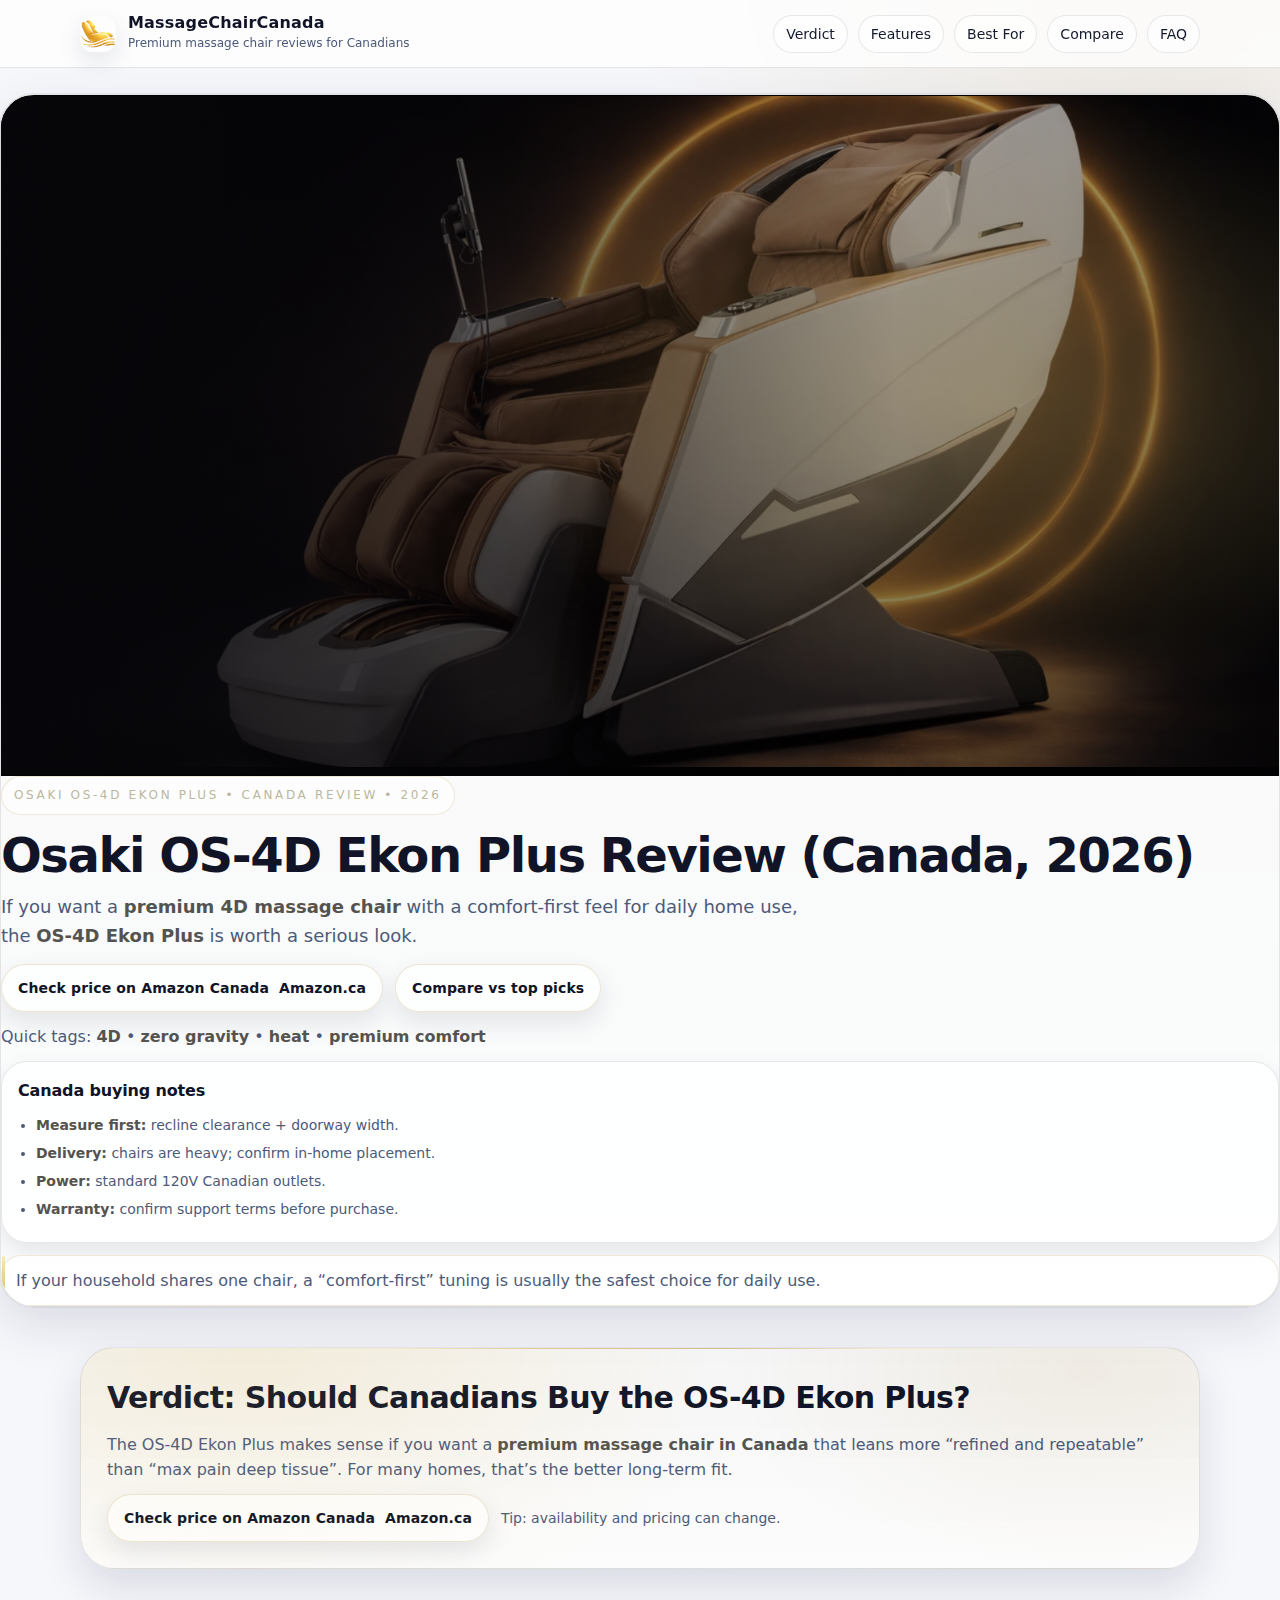
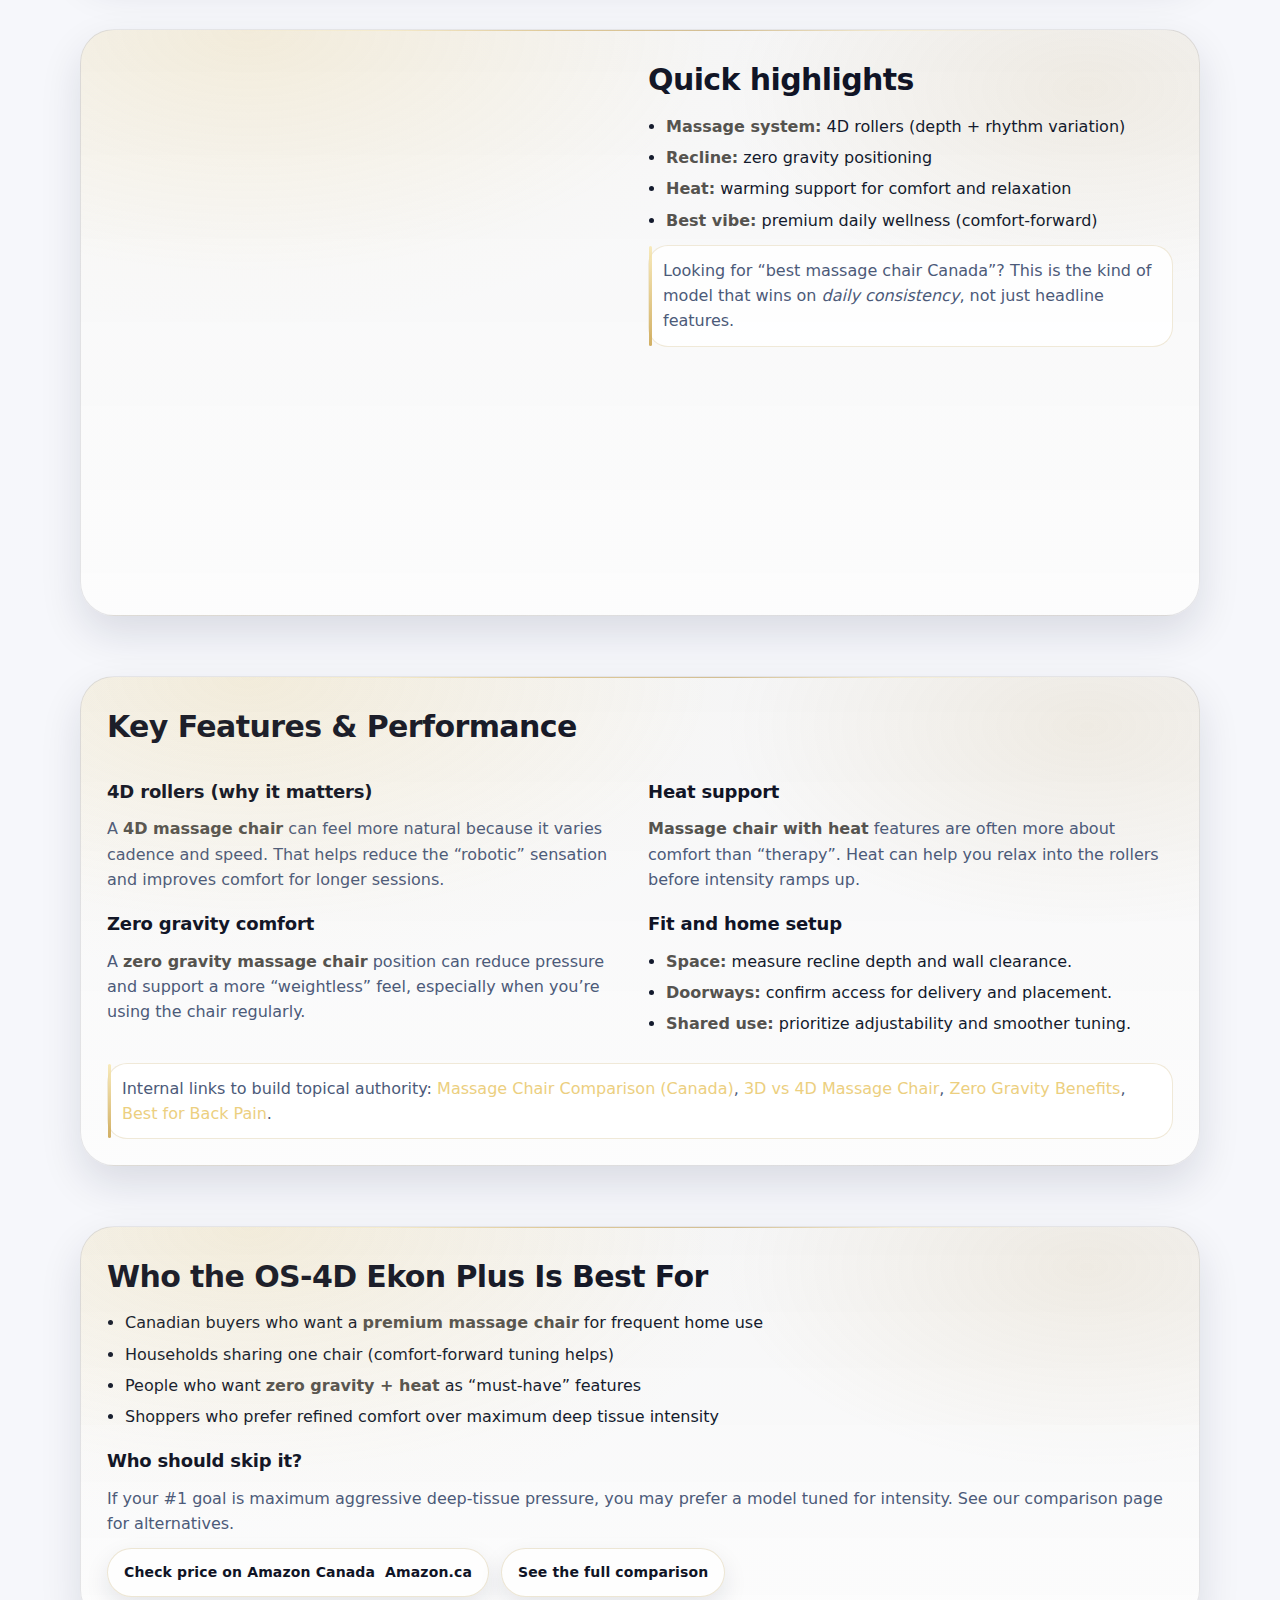
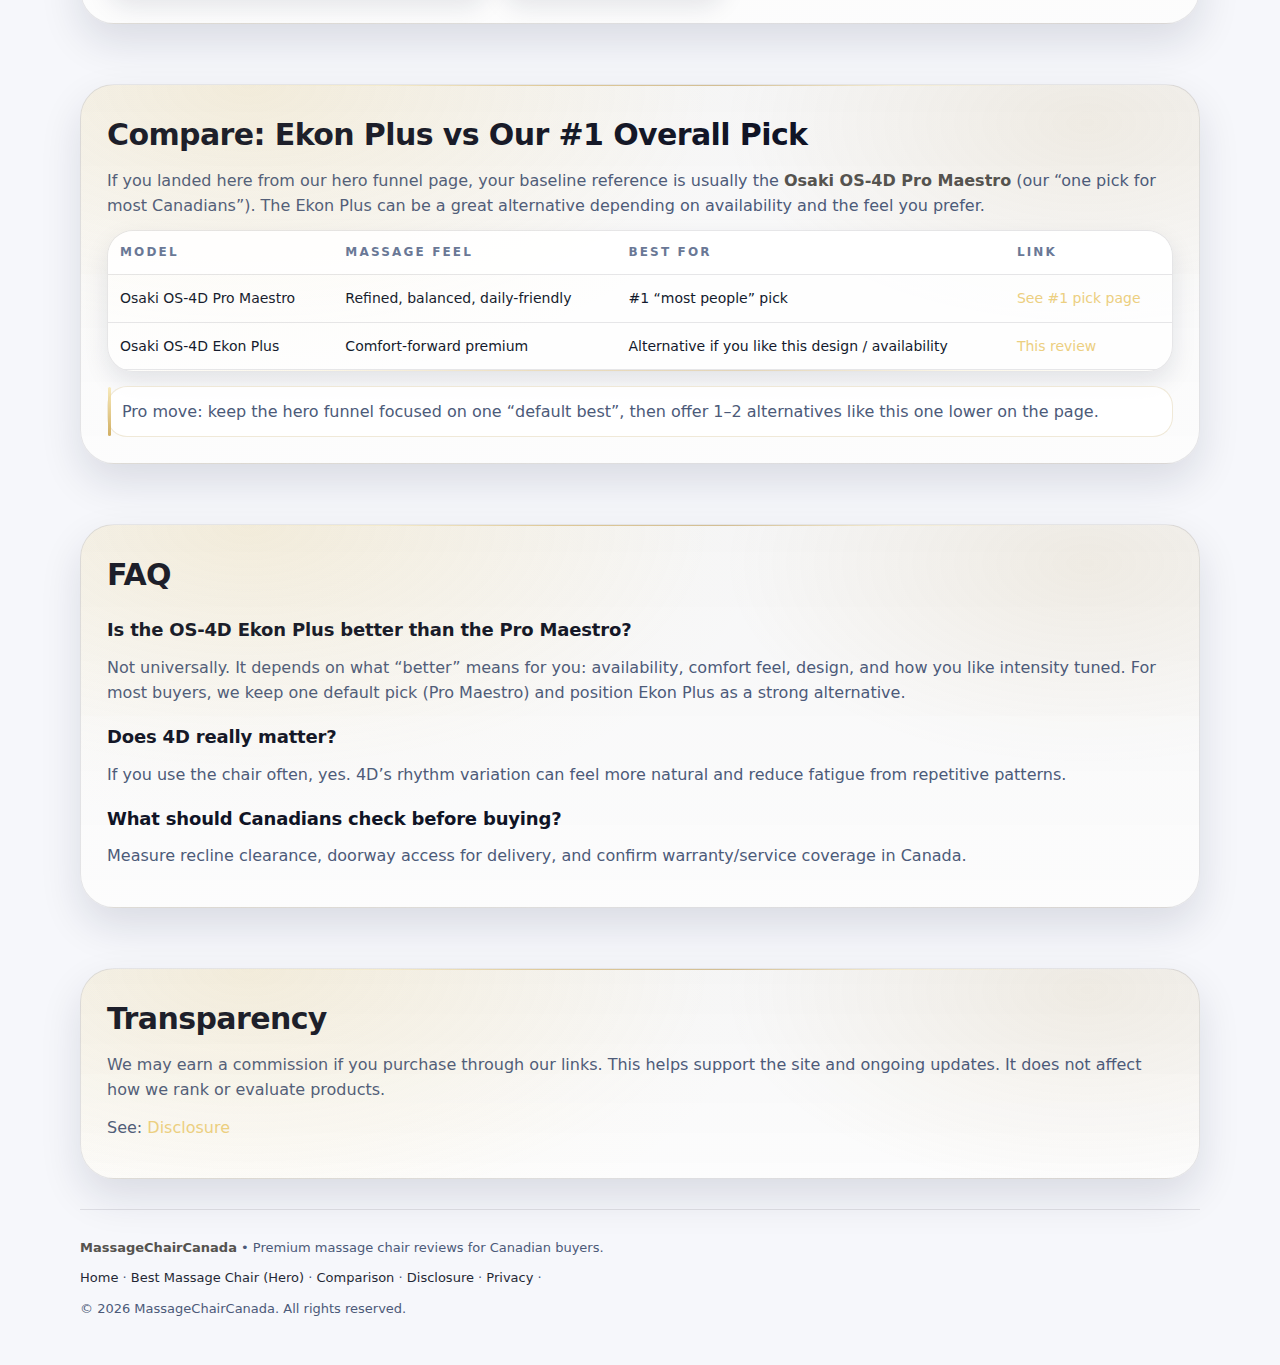
<file: osaki-os-4d-ekon-plus-review/index.html>
<!doctype html>
<html lang="en-CA">
<head>
  <meta charset="utf-8" />
  <meta name="viewport" content="width=device-width, initial-scale=1" />

  <!-- SEO -->
  <title>Osaki OS-4D Ekon Plus Review (Canada, 2026) | Features, Pros & Best For</title>
  <meta name="description" content="Osaki OS-4D Ekon Plus review for Canada (2026): 4D massage performance, zero gravity, heat, SL-track coverage, and who it’s best for. See current pricing on Amazon Canada." />
  <meta name="robots" content="index,follow,max-image-preview:large,max-snippet=-1,max-video-preview=-1" />
  <meta name="referrer" content="strict-origin-when-cross-origin" />
  <meta name="color-scheme" content="dark light" />
  <meta name="theme-color" content="#0b0d14" />
  <meta http-equiv="content-language" content="en-CA" />

  <!-- Canonical -->
  <link rel="canonical" href="https://massagechaircanada.github.io/osaki-os-4d-ekon-plus-review/" />

  <!-- Favicons / App Icons (repo root) -->
  <link rel="icon" href="/favicon.ico" sizes="any" />
  <link rel="icon" href="/favicon-32x32.png" type="image/png" sizes="32x32" />
  <link rel="icon" href="/favicon-16x16.png" type="image/png" sizes="16x16" />
  <link rel="apple-touch-icon" href="/apple-touch-icon.png" />
  <link rel="manifest" href="/site.webmanifest" />

  <!-- Open Graph / Twitter -->
  <meta property="og:type" content="article" />
  <meta property="og:locale" content="en_CA" />
  <meta property="og:site_name" content="MassageChairCanada" />
  <meta property="og:title" content="Osaki OS-4D Ekon Plus Review (Canada, 2026)" />
  <meta property="og:description" content="A practical OS-4D Ekon Plus review: 4D rollers, zero gravity, heat, comfort, and who it’s best for in Canada." />
  <meta property="og:url" content="https://massagechaircanada.github.io/osaki-os-4d-ekon-plus-review/" />
  <meta property="og:image" content="https://massagechaircanada.github.io/assets/images/og/osaki-os-4d-ekon-plus-review-og-1200x630.webp" />
  <meta property="og:image:width" content="1200" />
  <meta property="og:image:height" content="630" />
  <meta property="og:image:alt" content="Osaki OS-4D Ekon Plus massage chair in a premium home setting" />

  <meta name="twitter:card" content="summary_large_image" />
  <meta name="twitter:title" content="Osaki OS-4D Ekon Plus Review (Canada, 2026)" />
  <meta name="twitter:description" content="4D rollers, zero gravity, heat, comfort, and fit notes for Canadian buyers." />
  <meta name="twitter:image" content="https://massagechaircanada.github.io/assets/images/og/osaki-os-4d-ekon-plus-review-og-1200x630.webp" />

  <!-- CSS (global) -->
  <link rel="stylesheet" href="/assets/css/styles.css?v=6" />

  <!-- Structured Data -->
  <script type="application/ld+json">
  {
    "@context": "https://schema.org",
    "@graph": [
      {
        "@type": "Organization",
        "@id": "https://massagechaircanada.github.io/#org",
        "name": "MassageChairCanada",
        "url": "https://massagechaircanada.github.io/",
        "logo": {
          "@type": "ImageObject",
          "url": "https://massagechaircanada.github.io/assets/images/brand/massagechaircanada-logo.png"
        }
      },
      {
        "@type": "WebSite",
        "@id": "https://massagechaircanada.github.io/#website",
        "url": "https://massagechaircanada.github.io/",
        "name": "MassageChairCanada",
        "publisher": { "@id": "https://massagechaircanada.github.io/#org" },
        "inLanguage": "en-CA"
      },
      {
        "@type": "WebPage",
        "@id": "https://massagechaircanada.github.io/osaki-os-4d-ekon-plus-review/#webpage",
        "url": "https://massagechaircanada.github.io/osaki-os-4d-ekon-plus-review/",
        "name": "Osaki OS-4D Ekon Plus Review (Canada, 2026)",
        "isPartOf": { "@id": "https://massagechaircanada.github.io/#website" },
        "about": { "@id": "https://massagechaircanada.github.io/#org" },
        "inLanguage": "en-CA"
      },
      {
        "@type": "Product",
        "@id": "https://massagechaircanada.github.io/osaki-os-4d-ekon-plus-review/#product",
        "name": "Osaki OS-4D Ekon Plus Massage Chair",
        "brand": { "@type": "Brand", "name": "Osaki" },
        "image": [
          "https://massagechaircanada.github.io/assets/images/chairs/best-massage-chair-canada-2026-osaki-os-4d-ekon-plus-800x800.webp"
        ],
        "description": "Osaki OS-4D Ekon Plus review for Canada: a premium 4D massage chair with zero gravity recline and heat, built for refined comfort and daily home wellness.",
        "offers": {
          "@type": "Offer",
          "priceCurrency": "CAD",
          "availability": "https://schema.org/InStock",
          "url": "https://www.amazon.ca/-/fr/Osaki-OS-4D-Ekon-Plus-Blanc/dp/B08TMGMXQD?th=1&tag=kitchengearla-20"
        }
      },
      {
        "@type": "FAQPage",
        "@id": "https://massagechaircanada.github.io/osaki-os-4d-ekon-plus-review/#faq",
        "mainEntity": [
          {
            "@type": "Question",
            "name": "Is the Osaki OS-4D Ekon Plus good for daily use?",
            "acceptedAnswer": {
              "@type": "Answer",
              "text": "Yes, if you want a premium chair tuned for comfort and consistency. For daily sessions, prioritize adjustable intensity, a supportive zero gravity recline, and a program style that doesn’t feel overly aggressive."
            }
          },
          {
            "@type": "Question",
            "name": "What’s the difference between 3D and 4D massage chairs?",
            "acceptedAnswer": {
              "@type": "Answer",
              "text": "3D adjusts roller depth (how far rollers press). 4D adds speed and rhythm variation, which can feel more natural and less robotic."
            }
          },
          {
            "@type": "Question",
            "name": "Is a 4D massage chair worth it in Canada?",
            "acceptedAnswer": {
              "@type": "Answer",
              "text": "It can be, especially if you’ll use it multiple times per week. A good 4D chair offers finer control over intensity and cadence, which often improves comfort for mixed households."
            }
          }
        ]
      }
    ]
  }
  </script>
</head>

<body>
  <a class="sr-only" href="#content">Skip to content</a>

  <header class="topbar" role="banner">
    <div class="container">
      <a class="brand" href="/" aria-label="MassageChairCanada home">
        <img src="/assets/images/brand/massagechaircanada-icon-1024.png" alt="MassageChairCanada icon" width="36" height="36" loading="eager" decoding="async" />
        <span>
          <span class="name">MassageChairCanada</span>
          <span class="tag">Premium massage chair reviews for Canadians</span>
        </span>
      </a>

      <nav class="nav" aria-label="Primary navigation">
        <a href="#verdict">Verdict</a>
        <a href="#features">Features</a>
        <a href="#who">Best For</a>
        <a href="#compare">Compare</a>
        <a href="#faq">FAQ</a>
      </nav>
    </div>
  </header>

  <!-- HERO (contained) -->
  <section class="hero hero--contained" aria-label="Osaki OS-4D Ekon Plus review hero">
    <div class="hero-shell">
      <div class="hero-card">

        <div class="hero-media">
          <img
            src="/assets/images/hero/osaki-os-4d-ekon-plus-review-hero-1600x840.webp"
            srcset="
              /assets/images/hero/osaki-os-4d-ekon-plus-review-hero-1600x840.webp 1600w,
              /assets/images/hero/osaki-os-4d-ekon-plus-review-hero-2400x1260.webp 2400w"
            sizes="(max-width: 920px) 100vw, 1120px"
            alt="Osaki OS-4D Ekon Plus massage chair in a premium home setting"
            width="1600"
            height="840"
            loading="eager"
            decoding="async"
            fetchpriority="high"
          />
        </div>

        <div class="hero-content">
          <div>
            <span class="kicker">Osaki OS-4D Ekon Plus • Canada review • 2026</span>

            <h1>Osaki OS-4D Ekon Plus Review (Canada, 2026)</h1>

            <p class="lead">
              If you want a <strong>premium 4D massage chair</strong> with a comfort-first feel for daily home use,
              the <strong>OS-4D Ekon Plus</strong> is worth a serious look.
            </p>

            <div class="cta-row" aria-label="Primary actions">
              <a class="btn btn--amazon"
                 href="https://www.amazon.ca/-/fr/Osaki-OS-4D-Ekon-Plus-Blanc/dp/B08TMGMXQD?th=1&tag=kitchengearla-20"
                 rel="nofollow sponsored">
                Check price on Amazon Canada
                <span class="btn-meta">Amazon.ca</span>
              </a>
              <a class="btn" href="/massage-chair-comparison-canada/">Compare vs top picks</a>
            </div>

            <p class="muted" style="margin-top:12px;">
              Quick tags: <strong>4D</strong> • <strong>zero gravity</strong> • <strong>heat</strong> • <strong>premium comfort</strong>
            </p>
          </div>

          <aside aria-label="Canada-specific notes">
            <div class="aside-box">
              <h2>Canada buying notes</h2>
              <ul>
                <li><strong>Measure first:</strong> recline clearance + doorway width.</li>
                <li><strong>Delivery:</strong> chairs are heavy; confirm in-home placement.</li>
                <li><strong>Power:</strong> standard 120V Canadian outlets.</li>
                <li><strong>Warranty:</strong> confirm support terms before purchase.</li>
              </ul>
            </div>

            <div class="note" style="margin-top:12px;">
              If your household shares one chair, a “comfort-first” tuning is usually the safest choice for daily use.
            </div>
          </aside>
        </div>

      </div>
    </div>
  </section>

  <main id="content" class="container">

    <!-- VERDICT -->
    <section class="section" id="verdict" aria-label="Verdict">
      <div class="card">
        <h2>Verdict: Should Canadians Buy the OS-4D Ekon Plus?</h2>
        <p class="muted">
          The OS-4D Ekon Plus makes sense if you want a <strong>premium massage chair in Canada</strong> that leans more “refined and repeatable”
          than “max pain deep tissue”. For many homes, that’s the better long-term fit.
        </p>

        <div class="cta" style="margin-top:12px;">
          <a class="btn btn--amazon"
             href="https://www.amazon.ca/-/fr/Osaki-OS-4D-Ekon-Plus-Blanc/dp/B08TMGMXQD?th=1&tag=kitchengearla-20"
             rel="nofollow sponsored">
            Check price on Amazon Canada
            <span class="btn-meta">Amazon.ca</span>
          </a>
          <span class="muted">Tip: availability and pricing can change.</span>
        </div>
      </div>
    </section>

    <!-- IMAGE + QUICK SPECS -->
    <section class="section" aria-label="Product image and quick specs">
      <div class="card">
        <div class="grid" style="align-items:start;">
          <div>
            <figure class="product-media" style="margin:0;">
              <img
                src="/assets/images/chairs/best-massage-chair-canada-2026-osaki-os-4d-ekon-plus-800x800.webp"
                alt="Osaki OS-4D Ekon Plus massage chair (Canada) – side profile"
                width="800"
                height="800"
                loading="lazy"
                decoding="async"
              />
            </figure>
          </div>

          <div>
            <h2 style="margin-top:0;">Quick highlights</h2>
            <ul>
              <li><strong>Massage system:</strong> 4D rollers (depth + rhythm variation)</li>
              <li><strong>Recline:</strong> zero gravity positioning</li>
              <li><strong>Heat:</strong> warming support for comfort and relaxation</li>
              <li><strong>Best vibe:</strong> premium daily wellness (comfort-forward)</li>
            </ul>

            <div class="note" style="margin-top:12px;">
              Looking for “best massage chair Canada”? This is the kind of model that wins on <em>daily consistency</em>, not just headline features.
            </div>
          </div>
        </div>
      </div>
    </section>

    <!-- FEATURES -->
    <section class="section" id="features" aria-label="Features and performance">
      <div class="card">
        <h2>Key Features & Performance</h2>

        <div class="grid" role="group" aria-label="Feature breakdown">
          <div>
            <h3>4D rollers (why it matters)</h3>
            <p class="muted">
              A <strong>4D massage chair</strong> can feel more natural because it varies cadence and speed.
              That helps reduce the “robotic” sensation and improves comfort for longer sessions.
            </p>

            <h3>Zero gravity comfort</h3>
            <p class="muted">
              A <strong>zero gravity massage chair</strong> position can reduce pressure and support a more “weightless” feel,
              especially when you’re using the chair regularly.
            </p>
          </div>

          <div>
            <h3>Heat support</h3>
            <p class="muted">
              <strong>Massage chair with heat</strong> features are often more about comfort than “therapy”.
              Heat can help you relax into the rollers before intensity ramps up.
            </p>

            <h3>Fit and home setup</h3>
            <ul>
              <li><strong>Space:</strong> measure recline depth and wall clearance.</li>
              <li><strong>Doorways:</strong> confirm access for delivery and placement.</li>
              <li><strong>Shared use:</strong> prioritize adjustability and smoother tuning.</li>
            </ul>
          </div>
        </div>

        <div class="note" style="margin-top:14px;">
          Internal links to build topical authority:
          <a href="/massage-chair-comparison-canada/">Massage Chair Comparison (Canada)</a>,
          <a href="/3d-vs-4d-massage-chair/">3D vs 4D Massage Chair</a>,
          <a href="/massage-chair-zero-gravity-benefits/">Zero Gravity Benefits</a>,
          <a href="/best-massage-chair-for-back-pain/">Best for Back Pain</a>.
        </div>
      </div>
    </section>

    <!-- WHO IT'S FOR -->
    <section class="section" id="who" aria-label="Who it’s best for">
      <div class="card">
        <h2>Who the OS-4D Ekon Plus Is Best For</h2>
        <ul>
          <li>Canadian buyers who want a <strong>premium massage chair</strong> for frequent home use</li>
          <li>Households sharing one chair (comfort-forward tuning helps)</li>
          <li>People who want <strong>zero gravity + heat</strong> as “must-have” features</li>
          <li>Shoppers who prefer refined comfort over maximum deep tissue intensity</li>
        </ul>

        <h3>Who should skip it?</h3>
        <p class="muted">
          If your #1 goal is maximum aggressive deep-tissue pressure, you may prefer a model tuned for intensity.
          See our comparison page for alternatives.
        </p>

        <div class="cta" style="margin-top:12px;">
          <a class="btn btn--amazon"
             href="https://www.amazon.ca/-/fr/Osaki-OS-4D-Ekon-Plus-Blanc/dp/B08TMGMXQD?th=1&tag=kitchengearla-20"
             rel="nofollow sponsored">
            Check price on Amazon Canada
            <span class="btn-meta">Amazon.ca</span>
          </a>
          <a class="btn" href="/massage-chair-comparison-canada/">See the full comparison</a>
        </div>
      </div>
    </section>

    <!-- COMPARE -->
    <section class="section" id="compare" aria-label="Compare section">
      <div class="card">
        <h2>Compare: Ekon Plus vs Our #1 Overall Pick</h2>
        <p class="muted">
          If you landed here from our hero funnel page, your baseline reference is usually the
          <strong>Osaki OS-4D Pro Maestro</strong> (our “one pick for most Canadians”).
          The Ekon Plus can be a great alternative depending on availability and the feel you prefer.
        </p>

        <div class="table-wrap" role="region" aria-label="Quick compare table">
          <table>
            <thead>
              <tr>
                <th scope="col">Model</th>
                <th scope="col">Massage feel</th>
                <th scope="col">Best for</th>
                <th scope="col">Link</th>
              </tr>
            </thead>
            <tbody>
              <tr>
                <td>Osaki OS-4D Pro Maestro</td>
                <td>Refined, balanced, daily-friendly</td>
                <td>#1 “most people” pick</td>
                <td><a href="/best-massage-chair-canada/">See #1 pick page</a></td>
              </tr>
              <tr>
                <td>Osaki OS-4D Ekon Plus</td>
                <td>Comfort-forward premium</td>
                <td>Alternative if you like this design / availability</td>
                <td><a href="#verdict">This review</a></td>
              </tr>
            </tbody>
          </table>
        </div>

        <div class="note" style="margin-top:14px;">
          Pro move: keep the hero funnel focused on one “default best”, then offer 1–2 alternatives like this one lower on the page.
        </div>
      </div>
    </section>

    <!-- FAQ -->
    <section class="section" id="faq" aria-label="Frequently asked questions">
      <div class="card">
        <h2>FAQ</h2>

        <h3>Is the OS-4D Ekon Plus better than the Pro Maestro?</h3>
        <p class="muted">
          Not universally. It depends on what “better” means for you: availability, comfort feel, design, and how you like intensity tuned.
          For most buyers, we keep one default pick (Pro Maestro) and position Ekon Plus as a strong alternative.
        </p>

        <h3>Does 4D really matter?</h3>
        <p class="muted">
          If you use the chair often, yes. 4D’s rhythm variation can feel more natural and reduce fatigue from repetitive patterns.
        </p>

        <h3>What should Canadians check before buying?</h3>
        <p class="muted">
          Measure recline clearance, doorway access for delivery, and confirm warranty/service coverage in Canada.
        </p>
      </div>
    </section>

    <!-- TRANSPARENCY -->
    <section class="section" aria-label="Transparency">
      <div class="card">
        <h2>Transparency</h2>
        <p class="muted">
          We may earn a commission if you purchase through our links. This helps support the site and ongoing updates.
          It does not affect how we rank or evaluate products.
        </p>
        <p class="muted">
          See: <a href="/disclosure/">Disclosure</a>
        </p>
      </div>
    </section>

    <footer class="footer" aria-label="Footer">
      <div><strong>MassageChairCanada</strong> • Premium massage chair reviews for Canadian buyers.</div>
      <div style="margin-top:10px;">
        <a href="/">Home</a> ·
        <a href="/best-massage-chair-canada/">Best Massage Chair (Hero)</a> ·
        <a href="/massage-chair-comparison-canada/">Comparison</a> ·
        <a href="/disclosure/">Disclosure</a> ·
        <a href="/privacy/">Privacy</a> ·
      </div>
      <div style="margin-top:10px;">© <span id="y"></span> MassageChairCanada. All rights reserved.</div>
      <script>
        document.getElementById("y").textContent = new Date().getFullYear();
      </script>
    </footer>

  </main>
</body>
</html>
</file>
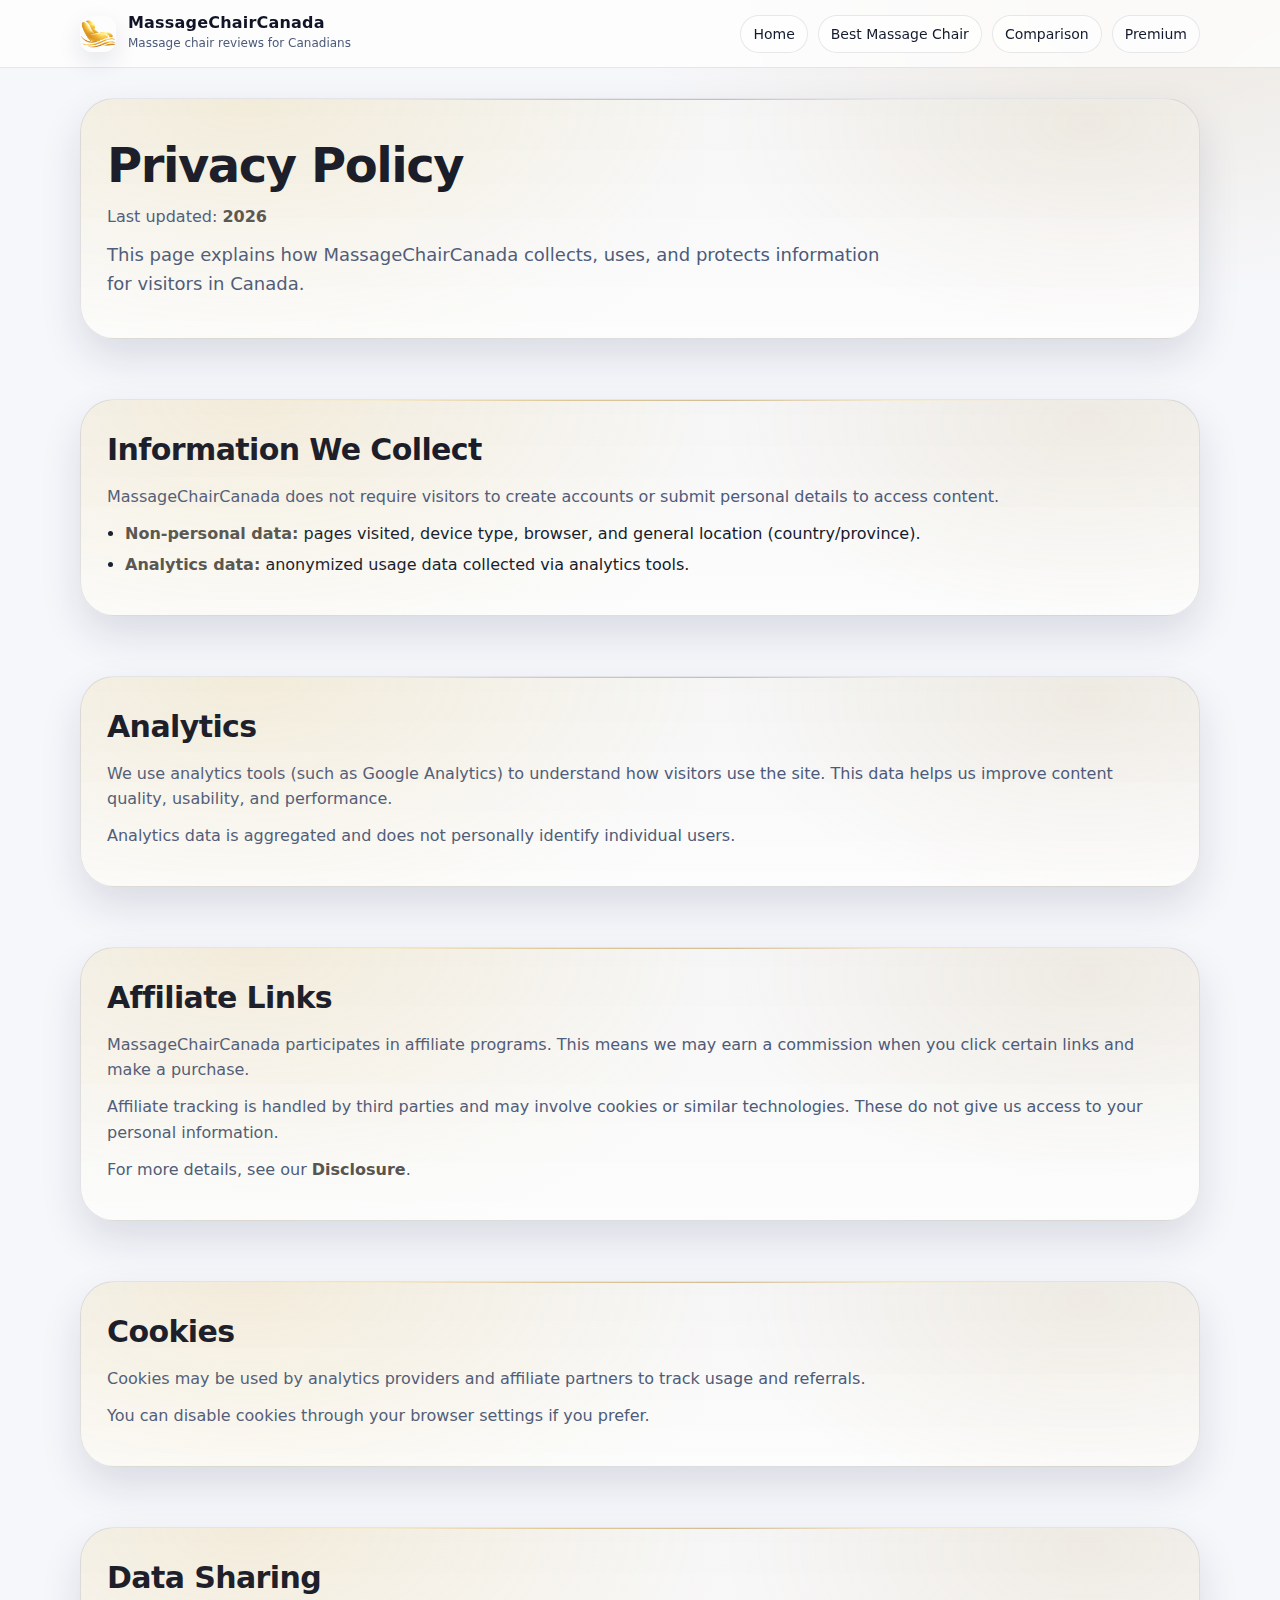
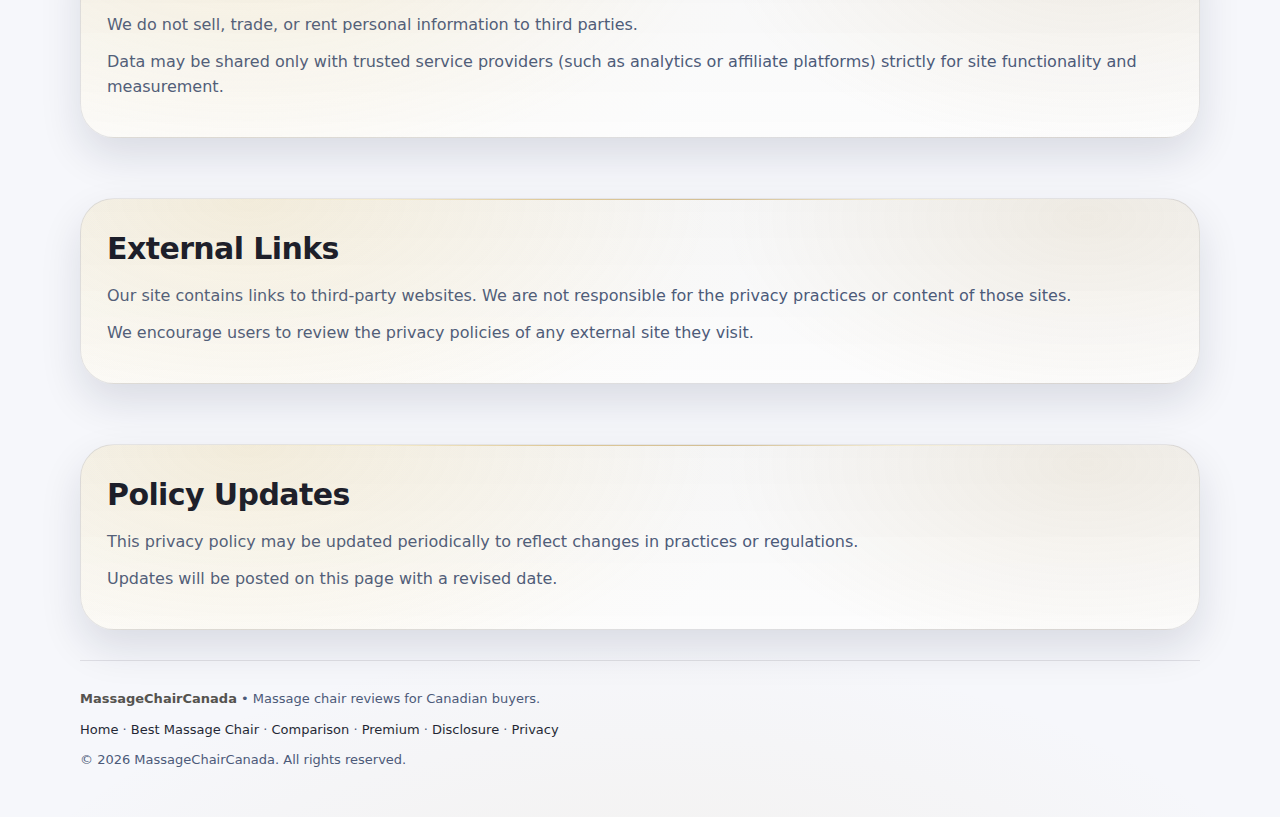
<file: privacy/index.html>
<!doctype html>
<html lang="en-CA">
<head>
  <meta charset="utf-8" />
  <meta name="viewport" content="width=device-width, initial-scale=1" />
  <meta name="format-detection" content="telephone=no" />

  <!-- SEO -->
  <title>Privacy Policy (Canada) | MassageChairCanada</title>
  <meta name="description" content="Privacy policy for MassageChairCanada: how we collect, use, and protect information for Canadian visitors, including analytics and affiliate links." />
  <meta name="robots" content="index,follow" />
  <meta name="referrer" content="strict-origin-when-cross-origin" />
  <meta name="color-scheme" content="dark light" />
  <meta name="theme-color" content="#0b0d14" />
  <meta http-equiv="content-language" content="en-CA" />

  <!-- Canonical -->
  <link rel="canonical" href="https://massagechaircanada.github.io/privacy/" />

  <!-- CSS (global only) -->
  <link rel="stylesheet" href="/assets/css/styles.css?v=7" />
</head>

<body>
  <a class="sr-only" href="#content">Skip to content</a>

  <!-- TOPBAR -->
  <header class="topbar" role="banner">
    <div class="container">
      <a class="brand" href="/" aria-label="MassageChairCanada home">
        <img src="/assets/images/brand/massagechaircanada-icon-1024.png"
             alt="MassageChairCanada icon"
             width="36"
             height="36"
             loading="eager"
             decoding="async" />
        <span>
          <span class="name">MassageChairCanada</span>
          <span class="tag">Massage chair reviews for Canadians</span>
        </span>
      </a>

      <nav class="nav" aria-label="Primary navigation">
        <a href="/">Home</a>
        <a href="/best-massage-chair-canada/">Best Massage Chair</a>
        <a href="/massage-chair-comparison-canada/">Comparison</a>
        <a href="/premium-massage-chairs-canada/">Premium</a>
      </nav>
    </div>
  </header>

  <main id="content" class="container">

    <!-- PAGE HEADER -->
    <section class="section">
      <div class="card">
        <h1>Privacy Policy</h1>
        <p class="muted">
          Last updated: <strong>2026</strong>
        </p>
        <p class="lead">
          This page explains how MassageChairCanada collects, uses, and protects information for visitors in Canada.
        </p>
      </div>
    </section>

    <!-- INFORMATION WE COLLECT -->
    <section class="section">
      <div class="card">
        <h2>Information We Collect</h2>
        <p class="muted">
          MassageChairCanada does not require visitors to create accounts or submit personal details to access content.
        </p>
        <ul>
          <li><strong>Non-personal data:</strong> pages visited, device type, browser, and general location (country/province).</li>
          <li><strong>Analytics data:</strong> anonymized usage data collected via analytics tools.</li>
        </ul>
      </div>
    </section>

    <!-- ANALYTICS -->
    <section class="section">
      <div class="card">
        <h2>Analytics</h2>
        <p class="muted">
          We use analytics tools (such as Google Analytics) to understand how visitors use the site.
          This data helps us improve content quality, usability, and performance.
        </p>
        <p class="muted">
          Analytics data is aggregated and does not personally identify individual users.
        </p>
      </div>
    </section>

    <!-- AFFILIATE LINKS -->
    <section class="section">
      <div class="card">
        <h2>Affiliate Links</h2>
        <p class="muted">
          MassageChairCanada participates in affiliate programs.
          This means we may earn a commission when you click certain links and make a purchase.
        </p>
        <p class="muted">
          Affiliate tracking is handled by third parties and may involve cookies or similar technologies.
          These do not give us access to your personal information.
        </p>
        <p class="muted">
          For more details, see our <a href="/disclosure/"><strong>Disclosure</strong></a>.
        </p>
      </div>
    </section>

    <!-- COOKIES -->
    <section class="section">
      <div class="card">
        <h2>Cookies</h2>
        <p class="muted">
          Cookies may be used by analytics providers and affiliate partners to track usage and referrals.
        </p>
        <p class="muted">
          You can disable cookies through your browser settings if you prefer.
        </p>
      </div>
    </section>

    <!-- DATA SHARING -->
    <section class="section">
      <div class="card">
        <h2>Data Sharing</h2>
        <p class="muted">
          We do not sell, trade, or rent personal information to third parties.
        </p>
        <p class="muted">
          Data may be shared only with trusted service providers (such as analytics or affiliate platforms)
          strictly for site functionality and measurement.
        </p>
      </div>
    </section>

    <!-- EXTERNAL LINKS -->
    <section class="section">
      <div class="card">
        <h2>External Links</h2>
        <p class="muted">
          Our site contains links to third-party websites.
          We are not responsible for the privacy practices or content of those sites.
        </p>
        <p class="muted">
          We encourage users to review the privacy policies of any external site they visit.
        </p>
      </div>
    </section>

    <!-- CHANGES -->
    <section class="section">
      <div class="card">
        <h2>Policy Updates</h2>
        <p class="muted">
          This privacy policy may be updated periodically to reflect changes in practices or regulations.
        </p>
        <p class="muted">
          Updates will be posted on this page with a revised date.
        </p>
      </div>
    </section>

    <!-- FOOTER -->
    <footer class="footer" aria-label="Footer">
      <div><strong>MassageChairCanada</strong> • Massage chair reviews for Canadian buyers.</div>
      <div style="margin-top:10px;">
        <a href="/">Home</a> ·
        <a href="/best-massage-chair-canada/">Best Massage Chair</a> ·
        <a href="/massage-chair-comparison-canada/">Comparison</a> ·
        <a href="/premium-massage-chairs-canada/">Premium</a> ·
        <a href="/disclosure/">Disclosure</a> ·
        <a href="/privacy/">Privacy</a>
      </div>
      <div style="margin-top:10px;">
        © <span id="y"></span> MassageChairCanada. All rights reserved.
      </div>

      <script>
        document.getElementById("y").textContent = new Date().getFullYear();
      </script>
    </footer>

  </main>
</body>
</html>
</file>
<file: assets/css/styles.css>
/* =========================================================
   MassageChairCanada — styles.css (ULTRA LUXE v2)
   Goals:
   - Premium / luxury look with subtle gold gradients
   - Ultra readable on mobile, comfortable spacing
   - Prevent overflow / layout breaks
   - Fast, no dependencies
   ========================================================= */

/* ---------- Design Tokens ---------- */
:root{
  /* Layout */
  --max: 1120px;
  --gutter: clamp(16px, 3.6vw, 28px);

  /* Radius */
  --r-sm: 12px;
  --r-md: 16px;
  --r-lg: 20px;
  --r-xl: 26px;
  --r-2xl: 34px;

  /* Shadows */
  --shadow-soft: 0 10px 30px rgba(0,0,0,.28);
  --shadow-card: 0 18px 55px rgba(0,0,0,.35);
  --shadow-glow: 0 0 0 1px rgba(255,255,255,.06), 0 18px 70px rgba(0,0,0,.38);

  /* Typography */
  --sans: ui-sans-serif, system-ui, -apple-system, Segoe UI, Roboto, Helvetica, Arial, "Apple Color Emoji","Segoe UI Emoji";
  --serif: ui-serif, "Iowan Old Style", Georgia, Cambria, "Times New Roman", Times, serif;

  --fs-0: 12px;
  --fs-1: 14px;
  --fs-2: 16px;
  --fs-3: 18px;
  --fs-4: 22px;
  --fs-5: 28px;
  --fs-6: 36px;

  /* Line heights */
  --lh-tight: 1.18;
  --lh: 1.58;

  /* Dark theme core */
  --bg: #07060a;
  --bg2:#0b0d14;
  --panel:#0f111b;
  --panel2:#121425;
  --panel3:#161a2e;

  /* Text */
  --text: #f3f5fb;
  --text2:#e6e8f2;
  --muted:#aab2c7;
  --muted2:#7f8aa6;

  /* Lines */
  --line: rgba(255,255,255,.10);
  --line2: rgba(255,255,255,.14);

  /* Gold palette (subtle, classy) */
  --gold-1: #f7e7b0;
  --gold-2: #e9c66a;
  --gold-3: #caa24a;
  --gold-4: #b38b3a;
  --gold-5: #8b6a2a;

  /* Accent */
  --accent: var(--gold-2);
  --accent2: var(--gold-3);

  /* Semantic */
  --ok: #7ef0c6;
  --warn: #ffd28e;
  --bad: #ff7c93;

  /* Controls */
  --tap: 44px;

  /* Fancy gradients */
  --g-hero:
    radial-gradient(1100px 520px at 20% -10%, rgba(233,198,106,.22), transparent 60%),
    radial-gradient(900px 520px at 90% 0%, rgba(179,139,58,.14), transparent 58%),
    radial-gradient(800px 520px at 18% 115%, rgba(247,231,176,.10), transparent 62%),
    radial-gradient(800px 520px at 88% 115%, rgba(123,95,36,.10), transparent 62%);

  --g-card:
    linear-gradient(180deg, rgba(255,255,255,.06), rgba(255,255,255,.02)),
    radial-gradient(800px 420px at 15% 0%, rgba(233,198,106,.10), transparent 58%),
    radial-gradient(650px 360px at 90% 10%, rgba(179,139,58,.08), transparent 56%);

  --g-gold-line:
    linear-gradient(90deg,
      rgba(247,231,176,.0),
      rgba(247,231,176,.45),
      rgba(202,162,74,.55),
      rgba(179,139,58,.55),
      rgba(247,231,176,.45),
      rgba(247,231,176,.0)
    );

  --g-button:
    linear-gradient(135deg,
      rgba(247,231,176,.26),
      rgba(233,198,106,.20),
      rgba(202,162,74,.14)
    );

  /* Motion */
  --ease: cubic-bezier(.2,.8,.2,1);
}

/* ---------- Light theme (optional but polished) ---------- */
@media (prefers-color-scheme: light){
  :root{
    --bg:#f6f7fb;
    --bg2:#ffffff;
    --panel:#ffffff;
    --panel2:#ffffff;
    --panel3:#ffffff;

    --text:#101426;
    --text2:#131a2d;
    --muted:#4c5a79;
    --muted2:#6a7896;

    --line: rgba(16,20,38,.10);
    --line2: rgba(16,20,38,.14);

    --shadow-soft: 0 10px 24px rgba(20,28,55,.10);
    --shadow-card: 0 18px 42px rgba(20,28,55,.12);
    --shadow-glow: 0 0 0 1px rgba(16,20,38,.06), 0 18px 50px rgba(20,28,55,.12);

    --g-hero:
      radial-gradient(1100px 520px at 20% -10%, rgba(233,198,106,.24), transparent 60%),
      radial-gradient(900px 520px at 90% 0%, rgba(179,139,58,.14), transparent 58%);

    --g-card:
      linear-gradient(180deg, rgba(16,20,38,.04), rgba(16,20,38,.01)),
      radial-gradient(800px 420px at 15% 0%, rgba(233,198,106,.12), transparent 58%),
      radial-gradient(650px 360px at 90% 10%, rgba(179,139,58,.10), transparent 56%);
  }
}

/* =========================================================
   Reset + Safety (anti overflow)
   ========================================================= */
*,
*::before,
*::after{ box-sizing:border-box; }

html{
  -webkit-text-size-adjust: 100%;
  text-size-adjust: 100%;
  scroll-behavior: smooth;
}

body{
  margin:0;
  min-height:100%;
  font-family: var(--sans);
  line-height: var(--lh);
  color: var(--text);
  background: var(--g-hero), radial-gradient(1200px 700px at 50% 110%, rgba(202,162,74,.10), transparent 60%), var(--bg);
  overflow-x: hidden;
}

img, svg, video, canvas{
  max-width:100%;
  height:auto;
}

pre, code, kbd, samp{
  font-family: ui-monospace, SFMono-Regular, Menlo, Monaco, Consolas, "Liberation Mono", "Courier New", monospace;
  font-size: .95em;
  overflow:auto;
  max-width: 100%;
}

a, button, input, select, textarea{
  font: inherit;
}

:where(h1,h2,h3,h4,p,ul,ol,li,figure,blockquote){
  overflow-wrap:anywhere;
  word-break: normal;
}

:where(table){
  width:100%;
  border-collapse: collapse;
  border-spacing:0;
}

:where(th,td){
  overflow-wrap:anywhere;
}

::selection{
  background: rgba(233,198,106,.30);
}

/* Focus */
:focus-visible{
  outline: 3px solid rgba(233,198,106,.55);
  outline-offset: 3px;
  border-radius: 10px;
}

/* Reduce motion */
@media (prefers-reduced-motion: reduce){
  *{ scroll-behavior:auto !important; transition:none !important; animation:none !important; }
}

/* =========================================================
   Layout helpers
   ========================================================= */
.container{
  width: min(100% - (var(--gutter) * 2), var(--max));
  margin-inline: auto;
}

.section{
  padding: clamp(18px, 3.2vw, 30px) 0;
}

.card{
  position: relative;
  border-radius: var(--r-2xl);
  padding: clamp(18px, 3.6vw, 26px);
  background: var(--g-card), color-mix(in srgb, var(--panel) 92%, transparent);
  box-shadow: var(--shadow-card);
  border: 1px solid var(--line);
  overflow: hidden;
}

.card::before{
  content:"";
  position:absolute;
  inset:0;
  pointer-events:none;
  background: radial-gradient(900px 520px at 15% 0%, rgba(233,198,106,.10), transparent 58%);
  opacity:.8;
}

.card::after{
  content:"";
  position:absolute;
  left: 12%;
  right: 12%;
  top: 0;
  height: 1px;
  background: var(--g-gold-line);
  opacity:.95;
  pointer-events:none;
}

/* =========================================================
   Topbar / Header (luxury glass)
   ========================================================= */
.topbar{
  position: sticky;
  top: 0;
  z-index: 50;
  backdrop-filter: blur(14px);
  -webkit-backdrop-filter: blur(14px);
  background: color-mix(in srgb, var(--bg2) 76%, transparent);
  border-bottom: 1px solid var(--line);
}

.topbar .container{
  display:flex;
  align-items:center;
  gap: 14px;
  padding: 14px 0;
}

/* Brand */
.brand{
  display:flex;
  align-items:center;
  gap: 12px;
  text-decoration:none;
  min-width: 220px;
  max-width: 60%;
}

.brand img{
  width: 36px;
  height: 36px;
  border-radius: 12px;
  box-shadow: var(--shadow-soft);
}

.brand .name{
  display:block;
  font-weight: 820;
  letter-spacing: .2px;
  color: var(--text);
  line-height: 1.15;
}

.brand .tag{
  display:block;
  font-size: var(--fs-0);
  color: var(--muted);
  margin-top: 2px;
}

/* Nav */
.nav{
  margin-left: auto;
  display:flex;
  flex-wrap: wrap;
  gap: 10px;
  align-items:center;
  justify-content:flex-end;
  max-width: 60%;
}

.nav a{
  display:inline-flex;
  align-items:center;
  justify-content:center;
  height: 38px;
  padding: 0 12px;
  border-radius: 999px;
  text-decoration:none;
  color: var(--text2);
  font-size: var(--fs-1);
  border: 1px solid color-mix(in srgb, var(--line2) 70%, transparent);
  background: color-mix(in srgb, var(--panel) 60%, transparent);
  transition: transform .18s var(--ease), border-color .18s var(--ease), background .18s var(--ease);
}

.nav a:hover{
  transform: translateY(-1px);
  border-color: rgba(233,198,106,.35);
  background: color-mix(in srgb, var(--panel2) 78%, transparent);
  text-decoration:none;
}

/* Mobile nav comfort */
@media (max-width: 760px){
  .topbar .container{
    flex-wrap: wrap;
    gap: 10px;
    padding: 12px 0;
  }
  .brand{max-width: 100%;}
  .nav{
    width: 100%;
    max-width: 100%;
    justify-content:flex-start;
    overflow-x:auto;
    -webkit-overflow-scrolling: touch;
    padding-bottom: 2px;
    mask-image: linear-gradient(90deg, transparent, #000 8%, #000 92%, transparent);
  }
  .nav a{
    white-space: nowrap;
    height: 40px;
    padding: 0 14px;
  }
}

/* =========================================================
   Hero (ultra luxe)
   ========================================================= */
.hero{
  padding: clamp(16px, 3vw, 26px) 0 10px;
}

.hero-card{
  border-radius: var(--r-2xl);
  border: 1px solid var(--line);
  background: var(--g-card), color-mix(in srgb, var(--panel) 90%, transparent);
  box-shadow: var(--shadow-glow);
  overflow:hidden;
  position: relative;
}

.hero-card::before{
  content:"";
  position:absolute;
  inset:-2px;
  pointer-events:none;
  background:
    radial-gradient(1000px 480px at 15% 0%, rgba(247,231,176,.14), transparent 60%),
    radial-gradient(900px 420px at 85% 12%, rgba(233,198,106,.12), transparent 56%),
    linear-gradient(180deg, rgba(255,255,255,.05), transparent 30%);
}

.hero-inner{
  position:relative;
  display:grid;
  grid-template-columns: 1.6fr 1fr;
  gap: clamp(14px, 3vw, 22px);
  padding: clamp(18px, 3.8vw, 28px);
}

.kicker{
  display:inline-flex;
  align-items:center;
  gap: 10px;
  font-size: 12px;
  letter-spacing: .22em;
  text-transform: uppercase;
  color: color-mix(in srgb, var(--gold-1) 65%, var(--muted));
  border: 1px solid color-mix(in srgb, rgba(233,198,106,.35) 55%, var(--line));
  background: color-mix(in srgb, var(--panel) 70%, transparent);
  padding: 9px 12px;
  border-radius: 999px;
}

h1{
  margin: 12px 0 10px;
  font-size: clamp(28px, 4.6vw, 48px);
  line-height: var(--lh-tight);
  letter-spacing: -0.03em;
}

.lead{
  margin: 0 0 14px;
  max-width: 70ch;
  color: var(--muted);
  font-size: clamp(16px, 2.1vw, 18px);
}

.cta-row{
  display:flex;
  gap: 12px;
  flex-wrap: wrap;
  margin-top: 14px;
}

/* Hero Aside */
.hero-aside{
  border-left: 1px solid var(--line);
  padding-left: clamp(14px, 3vw, 22px);
}

.aside-box{
  border-radius: var(--r-xl);
  border: 1px solid var(--line);
  background: color-mix(in srgb, var(--panel2) 82%, transparent);
  padding: 16px;
  box-shadow: var(--shadow-soft);
}

.aside-box h2{
  margin:0 0 10px;
  font-size: 16px;
  letter-spacing: -0.01em;
}

.aside-box ul{
  margin:0;
  padding-left: 18px;
  color: var(--muted);
  font-size: 14px;
}

.note{
  margin-top: 14px;
  border-radius: var(--r-lg);
  border: 1px solid color-mix(in srgb, rgba(233,198,106,.35) 55%, var(--line));
  background: color-mix(in srgb, var(--panel2) 84%, transparent);
  color: var(--muted);
  padding: 12px 14px;
  position: relative;
}

.note::before{
  content:"";
  position:absolute;
  left: 0;
  top: 0;
  bottom: 0;
  width: 3px;
  border-radius: 999px;
  background: linear-gradient(180deg, rgba(247,231,176,.85), rgba(202,162,74,.85));
}

/* Mobile hero stacking */
@media (max-width: 920px){
  .hero-inner{grid-template-columns: 1fr}
  .hero-aside{border-left:none; padding-left:0; border-top: 1px solid var(--line); padding-top: 16px;}
}

/* =========================================================
   Typography (lux readable)
   ========================================================= */
h2{
  margin: 0 0 10px;
  font-size: clamp(20px, 3vw, 30px);
  letter-spacing: -0.02em;
}

h3{
  margin: 18px 0 10px;
  font-size: 18px;
  letter-spacing: -0.01em;
}

p{ margin: 0 0 12px; }
.muted{ color: var(--muted); }

strong{
  color: color-mix(in srgb, var(--gold-1) 30%, var(--text));
  font-weight: 800;
}

/* Links (gold, clean) */
a{
  color: color-mix(in srgb, var(--gold-2) 85%, #ffffff);
  text-decoration: none;
  text-underline-offset: 3px;
}
a:hover{
  text-decoration: underline;
  text-decoration-color: rgba(233,198,106,.65);
}

/* =========================================================
   Buttons (lux gold)
   ========================================================= */
.btn{
  min-height: var(--tap);
  display:inline-flex;
  align-items:center;
  justify-content:center;
  gap: 10px;
  padding: 12px 16px;
  border-radius: 999px;
  border: 1px solid color-mix(in srgb, rgba(233,198,106,.35) 60%, var(--line2));
  background: color-mix(in srgb, var(--panel) 70%, transparent);
  color: var(--text);
  font-weight: 800;
  font-size: 14px;
  letter-spacing: .01em;
  box-shadow: var(--shadow-soft);
  transition: transform .16s var(--ease), background .16s var(--ease), border-color .16s var(--ease);
  user-select:none;
  -webkit-tap-highlight-color: transparent;
}

.btn:hover{
  transform: translateY(-1px);
  text-decoration:none;
  background: color-mix(in srgb, var(--panel2) 78%, transparent);
  border-color: rgba(233,198,106,.45);
}

.btn:active{
  transform: translateY(0);
}

.btn.primary{
  background: var(--g-button), color-mix(in srgb, var(--panel2) 70%, transparent);
  border-color: rgba(233,198,106,.55);
  box-shadow: 0 18px 55px rgba(0,0,0,.28);
}

.btn.primary:hover{
  border-color: rgba(247,231,176,.70);
}

/* CTA row on mobile: full-width comfort */
@media (max-width: 520px){
  .cta-row .btn{
    width: 100%;
    justify-content:center;
  }
}

/* =========================================================
   Tables (no overflow, lux)
   ========================================================= */
.table-wrap{
  overflow-x: auto;
  -webkit-overflow-scrolling: touch;
  border-radius: var(--r-xl);
  border: 1px solid var(--line);
  background: color-mix(in srgb, var(--panel2) 74%, transparent);
  box-shadow: var(--shadow-soft);
  margin-top: 12px;
}

.table-wrap::after{
  content:"";
  display:block;
  height: 1px;
  background: var(--g-gold-line);
  opacity: .65;
}

table{
  min-width: 820px; /* keeps columns readable, wrap via scroll */
}

th, td{
  padding: 12px 12px;
  border-bottom: 1px solid var(--line);
  text-align:left;
  vertical-align: top;
}

th{
  font-size: 12px;
  letter-spacing: .18em;
  text-transform: uppercase;
  color: var(--muted2);
  background: color-mix(in srgb, var(--panel3) 78%, transparent);
  position: sticky;
  top: 0;
  z-index: 1;
}

td{
  font-size: 14px;
  color: var(--text2);
}

.rank{
  font-weight: 900;
  color: color-mix(in srgb, var(--gold-1) 35%, var(--text));
}

/* Make the table usable on mobile without awkward breaks */
@media (max-width: 760px){
  .table-wrap{ border-radius: var(--r-lg); }
  th, td{ padding: 12px 10px; }
}

/* =========================================================
   Product blocks (lux sections)
   ========================================================= */
.product{
  border-top: 1px solid var(--line);
  padding-top: 18px;
  margin-top: 18px;
  position: relative;
}

.product:first-child{
  border-top: none;
  padding-top: 0;
  margin-top: 0;
}

.product-head{
  display:flex;
  gap: 12px;
  flex-wrap: wrap;
  align-items:flex-start;
  justify-content: space-between;
}

.badges{
  display:flex;
  gap: 8px;
  flex-wrap: wrap;
  align-items:center;
}

.pill{
  display:inline-flex;
  align-items:center;
  justify-content:center;
  height: 30px;
  padding: 0 12px;
  border-radius: 999px;
  border: 1px solid color-mix(in srgb, rgba(233,198,106,.25) 60%, var(--line));
  background: color-mix(in srgb, var(--panel2) 76%, transparent);
  color: color-mix(in srgb, var(--gold-1) 25%, var(--muted));
  font-size: 12px;
  white-space: nowrap;
}

ul{
  margin: 0 0 12px;
  padding-left: 18px;
  color: var(--text2);
}
li{ margin: 6px 0; }

/* Pros/Cons grid */
.proscons{
  display:grid;
  grid-template-columns: 1fr 1fr;
  gap: 14px;
  margin-top: 10px;
}

@media (max-width: 840px){
  .proscons{ grid-template-columns: 1fr; }
}

.pc{
  border-radius: var(--r-xl);
  border: 1px solid var(--line);
  background: color-mix(in srgb, var(--panel2) 80%, transparent);
  padding: 14px 14px;
  box-shadow: var(--shadow-soft);
  overflow: hidden;
  position: relative;
}

.pc::after{
  content:"";
  position:absolute;
  left: 12%;
  right: 12%;
  top: 0;
  height: 1px;
  background: var(--g-gold-line);
  opacity:.55;
}

.pc strong{
  display:block;
  margin-bottom: 8px;
  font-weight: 900;
}

/* CTA line under products */
.cta{
  display:flex;
  gap: 12px;
  align-items:center;
  flex-wrap: wrap;
  margin-top: 10px;
}

.cta .muted{
  font-size: 14px;
}

/* Mobile: keep price text from squeezing too hard */
@media (max-width: 520px){
  .cta{
    flex-direction: column;
    align-items: stretch;
  }
  .cta .btn{ width: 100%; }
}

/* =========================================================
   Grid helpers (Buying guide)
   ========================================================= */
.grid{
  display:grid;
  grid-template-columns: 1fr 1fr;
  gap: 16px;
}

@media (max-width: 900px){
  .grid{ grid-template-columns: 1fr; }
}

/* =========================================================
   Footer (clean luxury)
   ========================================================= */
.footer{
  padding: 28px 0 46px;
  border-top: 1px solid var(--line);
  color: var(--muted);
  font-size: 13px;
}

.footer a{
  color: var(--text);
  opacity: .92;
}
.footer a:hover{ opacity: 1; }

/* =========================================================
   Accessibility / Utilities
   ========================================================= */
.sr-only{
  position:absolute;
  width:1px; height:1px;
  padding:0; margin:-1px;
  overflow:hidden;
  clip:rect(0,0,0,0);
  white-space:nowrap;
  border:0;
}

/* Skip link visible on focus */
.sr-only:focus{
  position: fixed;
  left: 12px;
  top: 12px;
  width: auto;
  height: auto;
  padding: 10px 12px;
  margin: 0;
  clip: auto;
  background: color-mix(in srgb, var(--panel2) 88%, transparent);
  border: 1px solid rgba(233,198,106,.35);
  border-radius: 12px;
  z-index: 9999;
}

/* =========================================================
   Extra overflow guards (just in case)
   ========================================================= */
main, header, footer, section, article, nav, div{
  max-width: 100%;
}

.table-wrap, .card, .hero-card{
  max-width: 100%;
}

:where(a, span, strong){
  min-width: 0;
}

/* Ensure long URLs never break layout */
a{
  word-break: break-word;
  overflow-wrap:anywhere;
}

/* Optional: nicer scrollbars (webkit) */
@media (hover:hover){
  ::-webkit-scrollbar{ height: 10px; width: 10px; }
  ::-webkit-scrollbar-track{ background: color-mix(in srgb, var(--panel2) 70%, transparent); }
  ::-webkit-scrollbar-thumb{
    background: linear-gradient(180deg, rgba(247,231,176,.35), rgba(202,162,74,.35));
    border: 2px solid color-mix(in srgb, var(--panel2) 70%, transparent);
    border-radius: 999px;
  }
}

/* =========================================================
   FULL BLEED (Hero + Video) — add at end of file
   ========================================================= */

/* Utility: full-width section that escapes .container */
.fullbleed{
  width: 100vw;
  max-width: 100vw;
  margin-left: calc(50% - 50vw);
  margin-right: calc(50% - 50vw);
}

/* HERO IMAGE full width */
.hero-media{
  position: relative;
  border-top: 1px solid var(--line);
  border-bottom: 1px solid var(--line);
  background: #000;
  overflow: hidden;
}

.hero-media .hero-media-img{
  display: block;
  width: 100%;
  height: clamp(240px, 40vw, 520px);
  object-fit: cover;
  object-position: 70% 50%;
  filter: saturate(1.02) contrast(1.04);
}

.hero-media::after{
  content:"";
  position:absolute;
  inset:0;
  pointer-events:none;
  background:
    radial-gradient(900px 520px at 78% 45%, rgba(233,198,106,.24), transparent 60%),
    linear-gradient(90deg, rgba(7,6,10,.88) 0%, rgba(7,6,10,.35) 45%, rgba(7,6,10,.08) 70%, rgba(7,6,10,.35) 100%),
    linear-gradient(180deg, rgba(0,0,0,.25), rgba(0,0,0,.55));
}

/* =========================================================
   VIDEO — controlled wide (premium, not 100vw)
   ========================================================= */

.video-full{
  padding: 0;
}

.video-wrap.video-wrap--wide{
  position: relative;
  width: min(100% - (var(--gutter) * 2), 1320px); /* <- ajuste 1200/1280/1360/1440 */
  margin: 18px auto 0;
  aspect-ratio: 16 / 9;
  border-radius: 18px;
  overflow: hidden;
  border: 1px solid var(--line);
  background: rgba(0,0,0,.25);
  box-shadow: var(--shadow-glow);
}

/* garde le iframe full inside */
.video-wrap.video-wrap--wide iframe{
  position: absolute;
  inset: 0;
  width: 100%;
  height: 100%;
  border: 0;
  display: block;
}

/* Mobile: comfortable, still full width inside container feel */
@media (max-width: 760px){
  .video-wrap.video-wrap--wide{
    width: min(100% - (var(--gutter) * 2), var(--max));
    margin-top: 14px;
    border-radius: 16px;
  }
}

/* =========================================================
   HERO BANNER (full-width image) + Title overlay (H1 on top)
   ========================================================= */

.hero--banner{
  padding: 0;
}

/* sort du container: full-bleed (plein écran largeur) */
.full-bleed{
  width: 100vw;
  margin-left: calc(50% - 50vw);
  margin-right: calc(50% - 50vw);
}

.hero-banner{
  position: relative;
  min-height: clamp(340px, 42vw, 560px);
  border-bottom: 1px solid var(--line);
  background: #0b0d14;
  overflow: hidden;
}

/* image */
.hero-banner picture,
.hero-banner img{
  position: absolute;
  inset: 0;
  width: 100%;
  height: 100%;
}

.hero-banner img{
  object-fit: cover;
  object-position: 75% 50%; /* garde la chaise à droite */
  transform: scale(1.01);
  filter: saturate(1.03) contrast(1.03);
}

/* overlays pour lisibilité (évite que le texte se perde) */
.hero-banner::before{
  content:"";
  position:absolute;
  inset:0;
  background:
    radial-gradient(1200px 520px at 70% 40%, rgba(233,198,106,.12), transparent 60%),
    linear-gradient(90deg, rgba(7,6,10,.92) 0%, rgba(7,6,10,.75) 38%, rgba(7,6,10,.25) 72%, rgba(7,6,10,.12) 100%),
    linear-gradient(180deg, rgba(7,6,10,.55) 0%, rgba(7,6,10,.20) 55%, rgba(7,6,10,.60) 100%);
  pointer-events:none;
}

.hero-banner::after{
  content:"";
  position:absolute;
  left: 8%;
  right: 8%;
  bottom: 0;
  height: 1px;
  background: var(--g-gold-line);
  opacity: .8;
  pointer-events:none;
}

/* contenu overlay */
.hero-overlay{
  position: relative;
  height: 100%;
  display: grid;
  align-content: start;
  padding: clamp(18px, 3.6vw, 34px) 0;
}

.hero-overlay .hero-box{
  max-width: min(880px, 100%);
  padding: clamp(16px, 2.6vw, 22px);
  border-radius: var(--r-2xl);
  border: 1px solid color-mix(in srgb, rgba(233,198,106,.28) 60%, var(--line));
  background: color-mix(in srgb, var(--panel) 70%, transparent);
  box-shadow: var(--shadow-glow);
  backdrop-filter: blur(10px);
  -webkit-backdrop-filter: blur(10px);
}

.hero-overlay h1{
  margin: 10px 0 10px;
  font-size: clamp(28px, 4.2vw, 52px);
  line-height: var(--lh-tight);
}

.hero-overlay .lead{
  margin: 0 0 14
</file>
